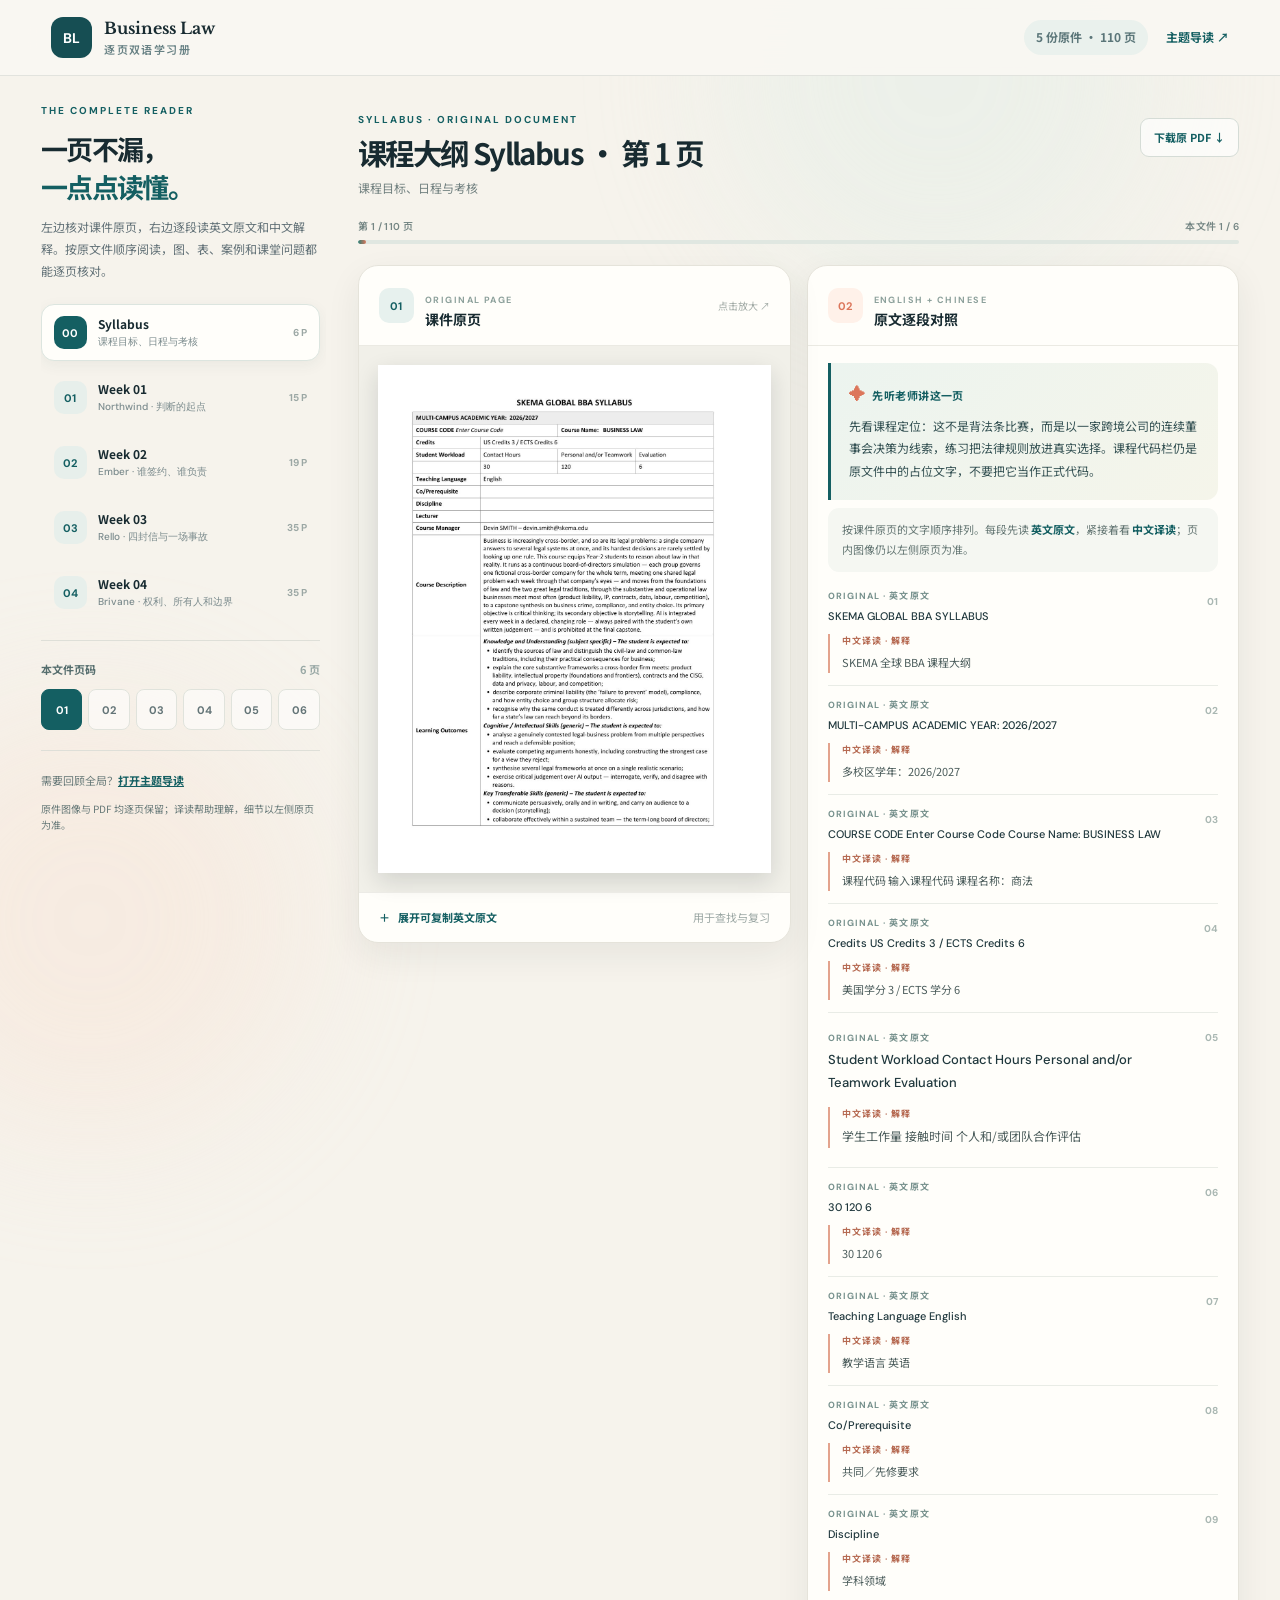
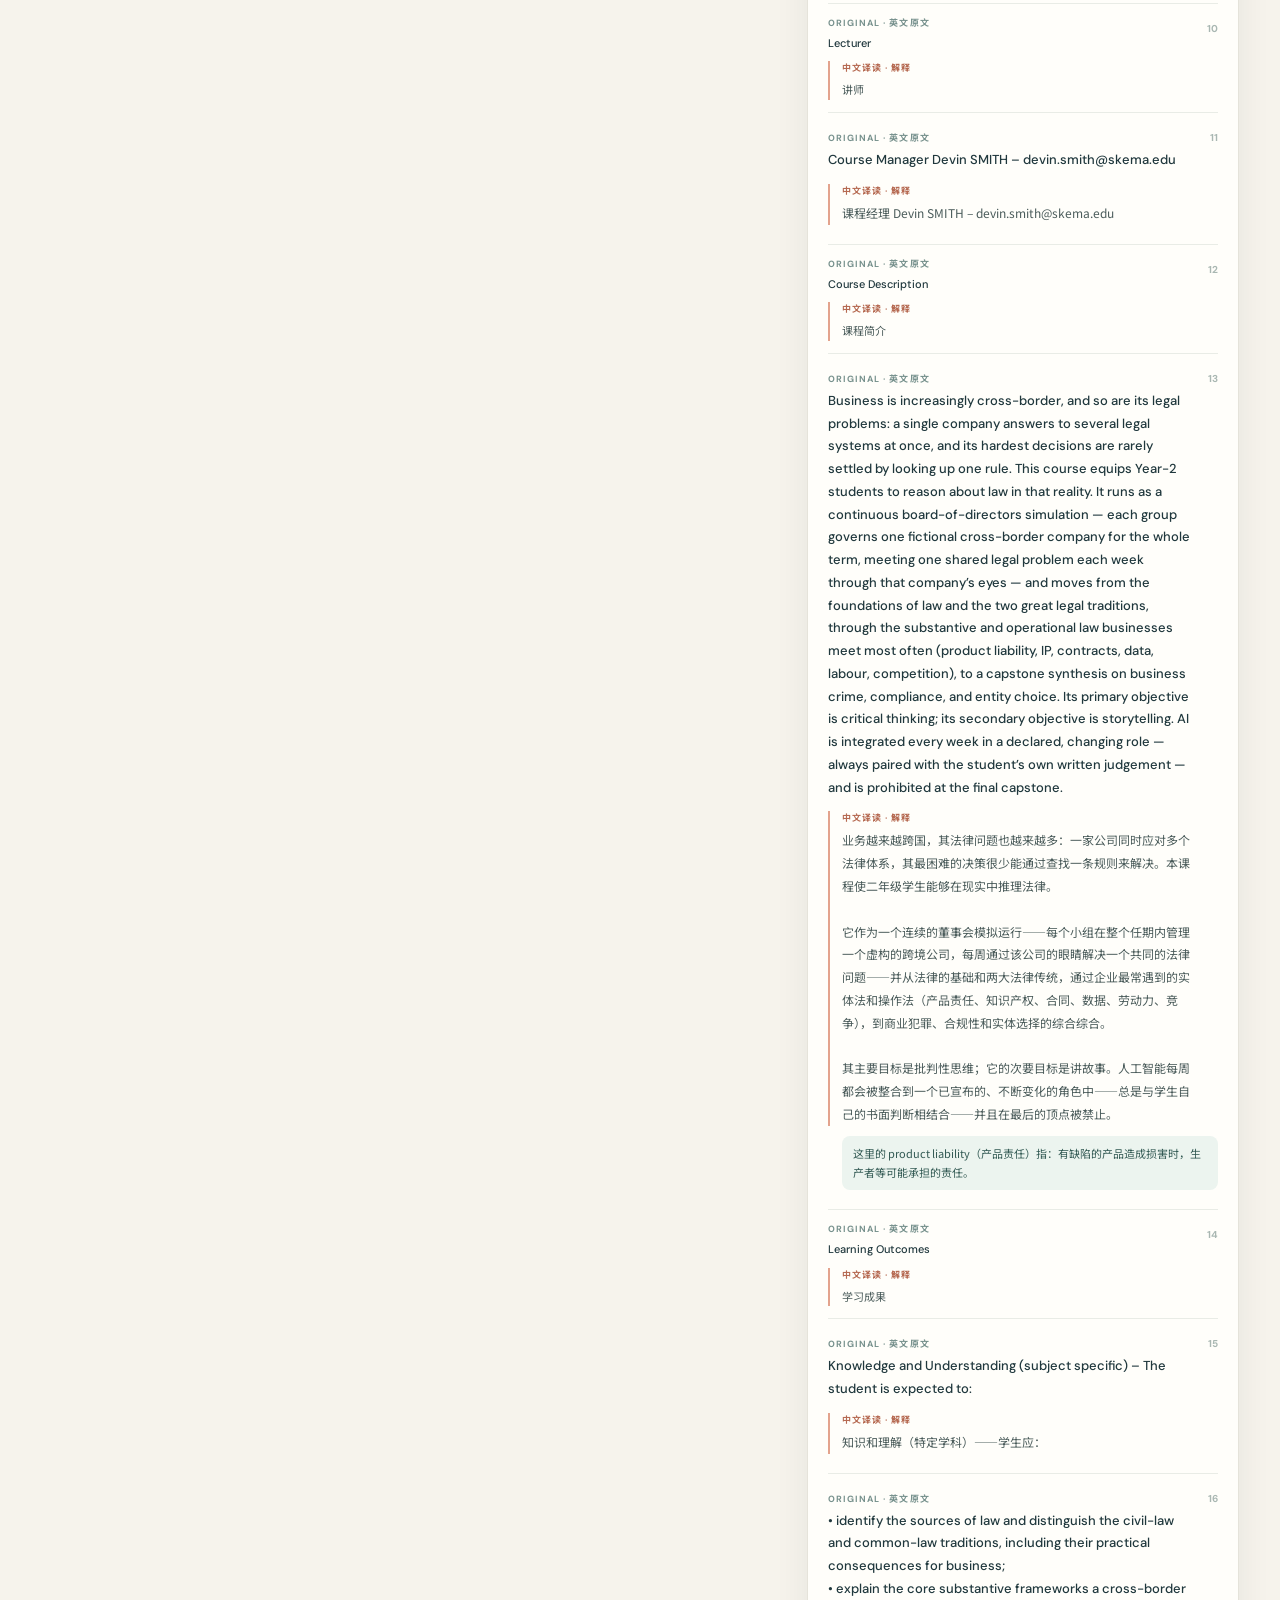
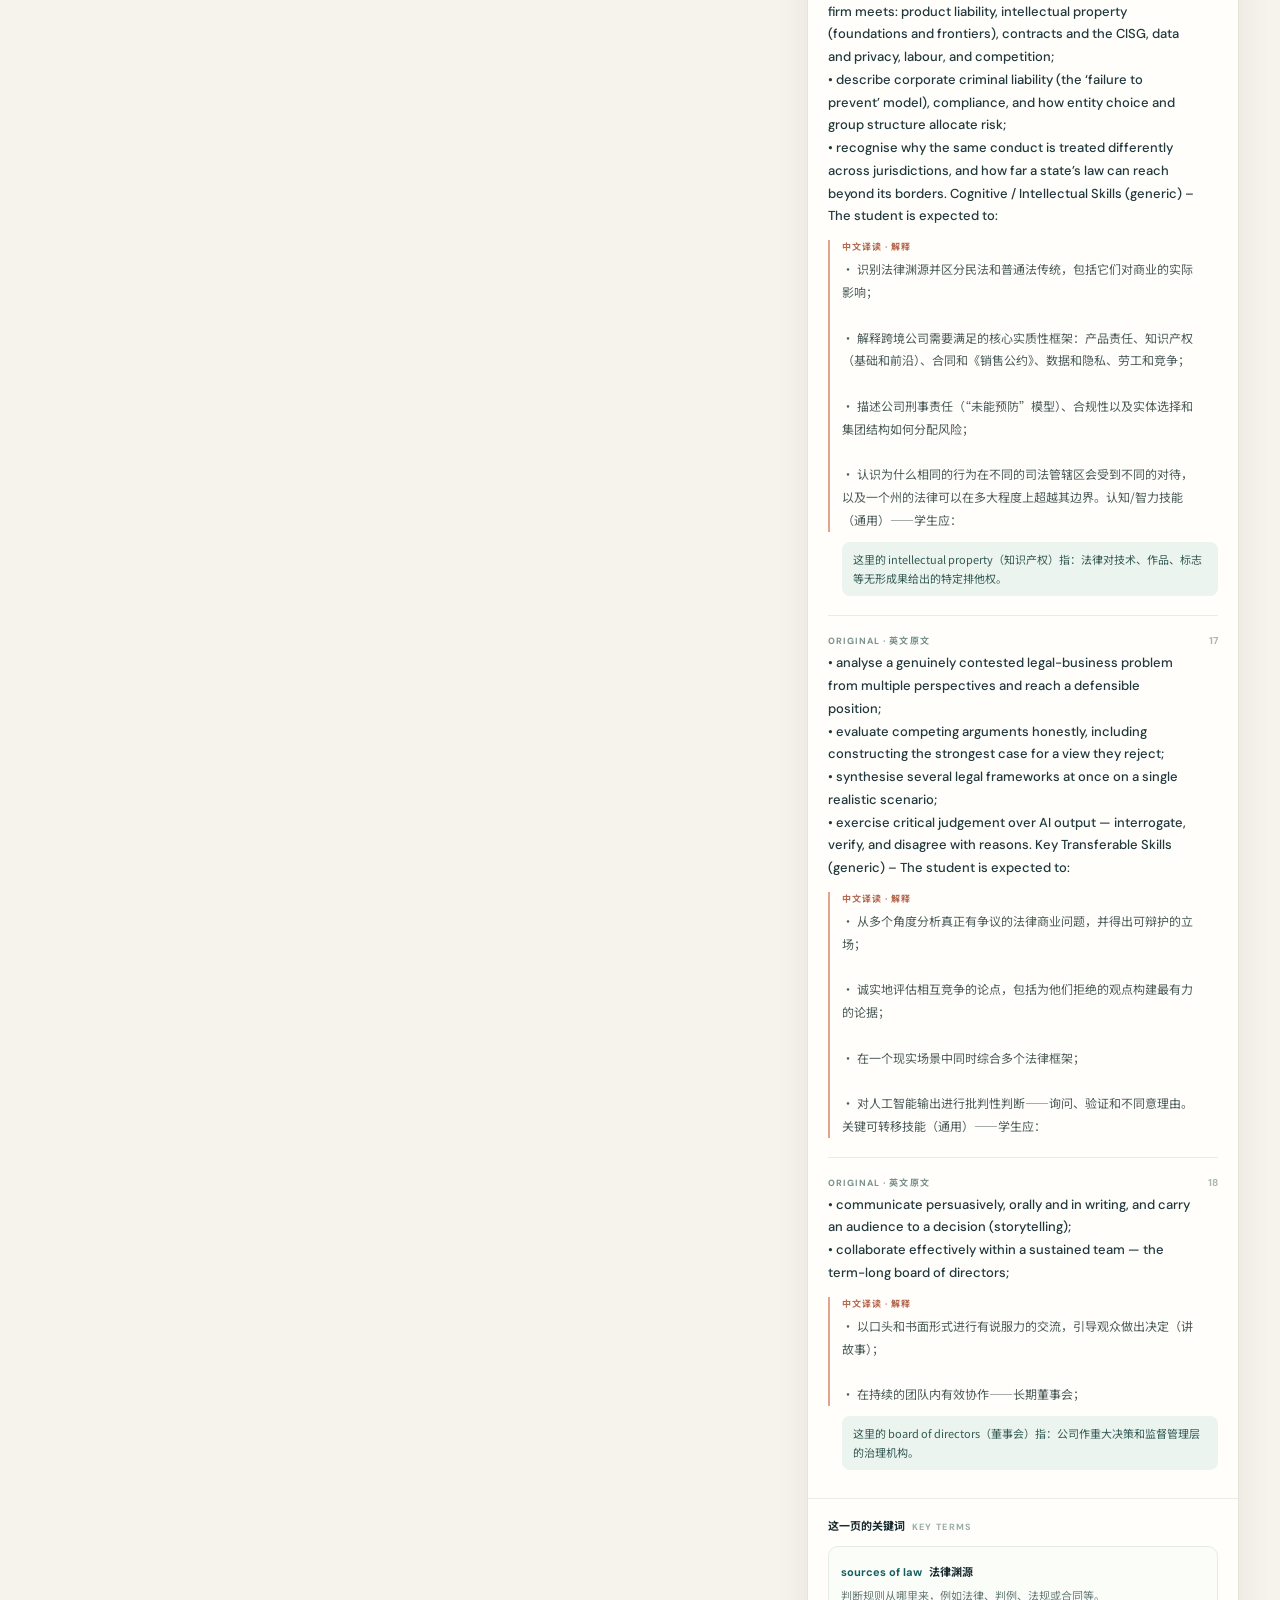
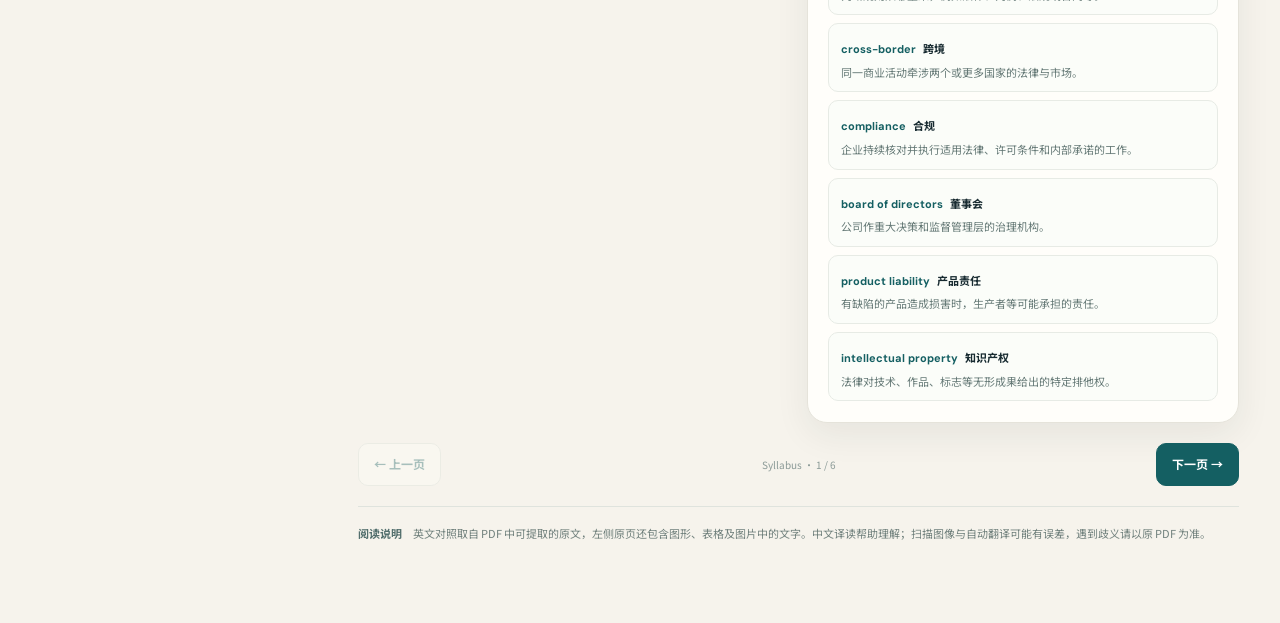
<file: index.html>
<!doctype html>
<html lang="zh-CN">
<head>
  <meta charset="utf-8">
  <meta name="viewport" content="width=device-width,initial-scale=1">
  <meta name="theme-color" content="#f6f3ec">
  <meta name="description" content="Business Law 逐页双语学习册：110页原始课件、逐页中文译读、教授讲解与法律词汇。">
  <title>Business Law · 逐页双语学习册</title>
  <link rel="preconnect" href="https://fonts.googleapis.com">
  <link rel="preconnect" href="https://fonts.gstatic.com" crossorigin>
  <link href="https://fonts.googleapis.com/css2?family=DM+Sans:wght@400;500;600;700&family=Libre+Baskerville:wght@400;700&family=Noto+Sans+SC:wght@400;500;600;700&display=swap" rel="stylesheet">
  <link rel="icon" href="favicon.svg" type="image/svg+xml">
  <link rel="stylesheet" href="reader.css?v=2">
  <script src="reader.js?v=2" defer></script>
</head>
<body>
  <a class="skip" href="#study">跳到本页内容</a>
  <div class="ambient ambient-one"></div><div class="ambient ambient-two"></div>
  <header class="topbar">
    <a class="brand" href="./"><span class="brand-mark">BL</span><span>Business Law <small>逐页双语学习册</small></span></a>
    <div class="top-actions">
      <span class="total-badge">5 份原件 · 110 页</span>
      <a class="overview-link" href="overview.html">主题导读 <span aria-hidden="true">↗</span></a>
    </div>
  </header>
  <main class="shell">
    <aside class="sidebar" aria-label="文件与页码">
      <div class="sidebar-top">
        <div class="eyebrow">THE COMPLETE READER</div>
        <h1>一页不漏，<br><em>一点点读懂。</em></h1>
        <p>左边核对课件原页，右边逐段读英文原文和中文解释。按原文件顺序阅读，图、表、案例和课堂问题都能逐页核对。</p>
      </div>
      <div class="doc-list" id="docList" role="navigation" aria-label="选择文件"></div>
      <div class="sidebar-divider"></div>
      <div class="page-heading"><span>本文件页码</span><span id="pageCount"></span></div>
      <div class="page-grid" id="pageGrid" aria-label="选择页码"></div>
      <div class="sidebar-foot">
        <p>需要回顾全局？<a href="overview.html">打开主题导读</a></p>
        <p class="small">原件图像与 PDF 均逐页保留；译读帮助理解，细节以左侧原页为准。</p>
      </div>
    </aside>
    <section class="workspace" id="study">
      <div class="study-header">
        <div>
          <div class="eyebrow" id="sectionEyebrow">LOADING THE READER</div>
          <h2 id="pageTitle">正在打开学习册…</h2>
          <p id="pageSummary" class="page-summary">正在整理原页与中文译读。</p>
          <a class="jump-pairs" href="#translationTitle">跳到英文＋中文对照 ↓</a>
        </div>
        <a id="downloadPdf" class="download" href="#" download>下载原 PDF <span aria-hidden="true">↓</span></a>
      </div>
      <div class="progress-wrap"><div class="progress-label"><span id="globalProgress">第 1 / 110 页</span><span id="documentProgress">本文件 1 / 6</span></div><div class="progress-track"><span id="progressFill"></span></div></div>
      <div class="content-grid">
        <article class="original-panel" aria-labelledby="originalTitle">
          <div class="panel-heading"><span class="panel-icon">01</span><div><span class="kicker">ORIGINAL PAGE</span><h3 id="originalTitle">课件原页</h3></div><span class="panel-hint">点击放大 ↗</span></div>
          <button id="imageButton" class="page-image-button" type="button" aria-label="放大课件原页"><img id="pageImage" src="" alt="课件原页图像"></button>
          <details class="english-details"><summary>展开可复制英文原文 <span>用于查找与复习</span></summary><div id="englishText" class="english-text"></div></details>
        </article>
        <article class="translation-panel" aria-labelledby="translationTitle">
          <div class="panel-heading"><span class="panel-icon coral">02</span><div><span class="kicker">ENGLISH + CHINESE</span><h3 id="translationTitle">原文逐段对照</h3></div></div>
          <div class="professor-card"><div class="professor-label"><span>✦</span> 先听老师讲这一页</div><p id="professorNote"></p></div>
          <div class="pair-intro">按课件原页的文字顺序排列。每段先读 <strong>英文原文</strong>，紧接着看 <strong>中文译读</strong>；页内图像仍以左侧原页为准。</div>
          <div id="segmentList" class="segment-list"></div>
          <div class="term-section" id="termSection"><div class="term-heading">这一页的关键词 <span>KEY TERMS</span></div><div class="term-list" id="termList"></div></div>
        </article>
      </div>
      <div class="nav-bottom"><button class="nav-button" id="prevPage" type="button"><span aria-hidden="true">←</span> 上一页</button><span class="nav-center" id="navCenter">按原文件顺序阅读</span><button class="nav-button next" id="nextPage" type="button">下一页 <span aria-hidden="true">→</span></button></div>
      <div class="accuracy-note"><strong>阅读说明</strong>　英文对照取自 PDF 中可提取的原文，左侧原页还包含图形、表格及图片中的文字。中文译读帮助理解；扫描图像与自动翻译可能有误差，遇到歧义请以原 PDF 为准。</div>
    </section>
  </main>
  <div class="lightbox" id="lightbox" role="dialog" aria-modal="true" aria-label="原页放大图" hidden><button id="closeLightbox" class="lightbox-close" type="button" aria-label="关闭放大图">×</button><img id="lightboxImage" src="" alt="放大的课件原页"></div>
</body>
</html>
</file>
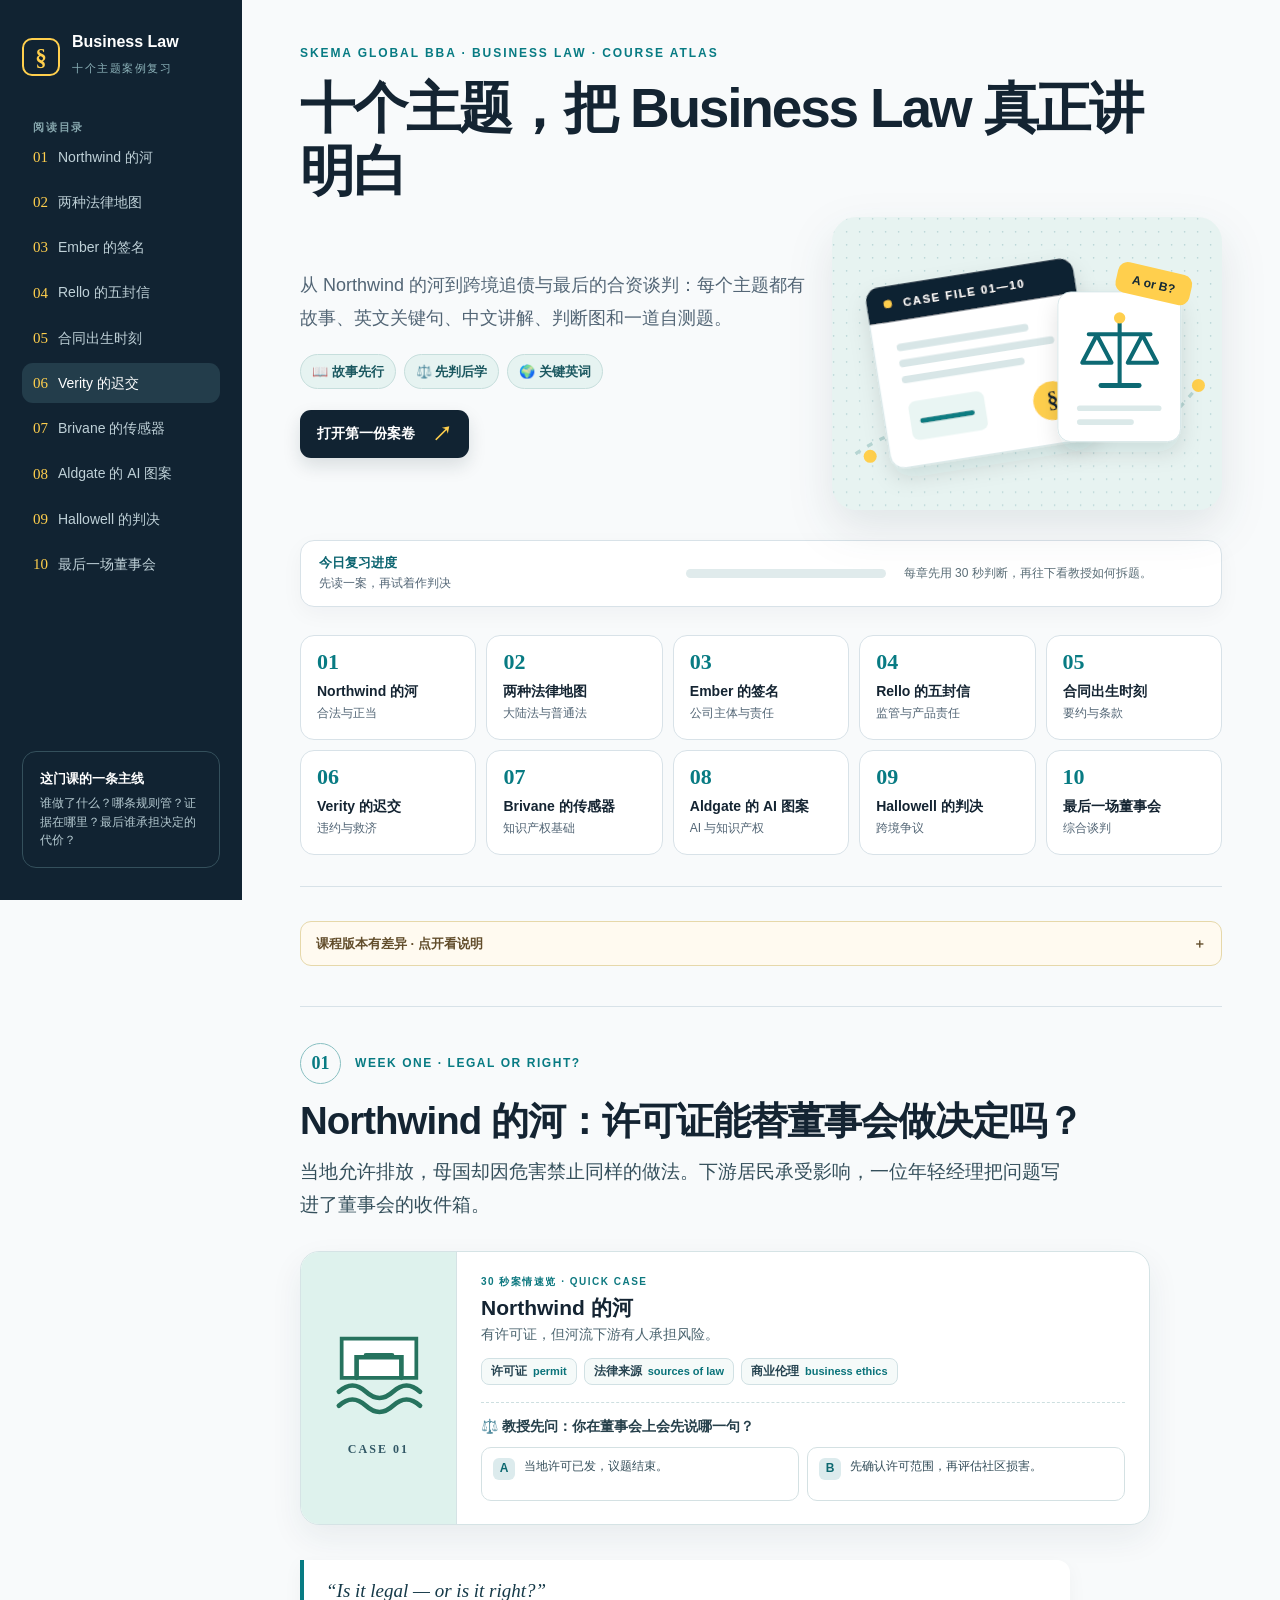
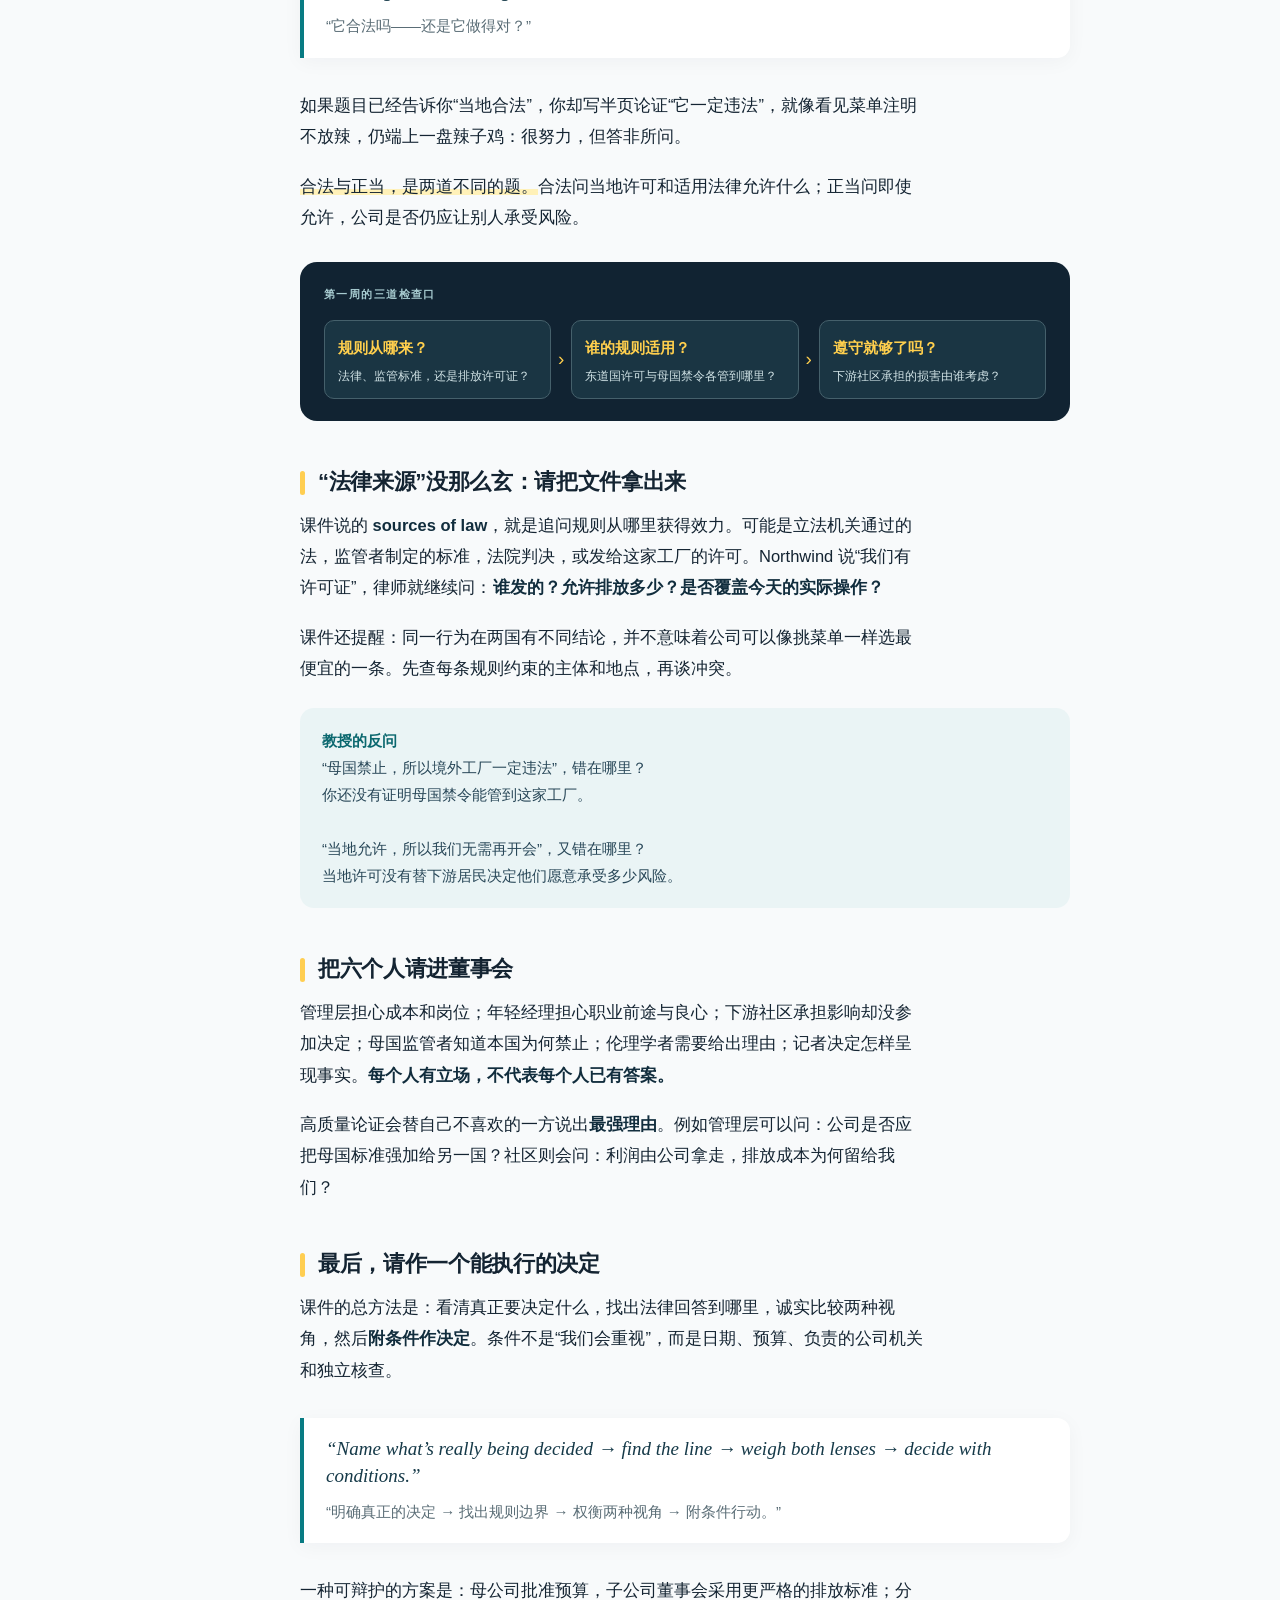
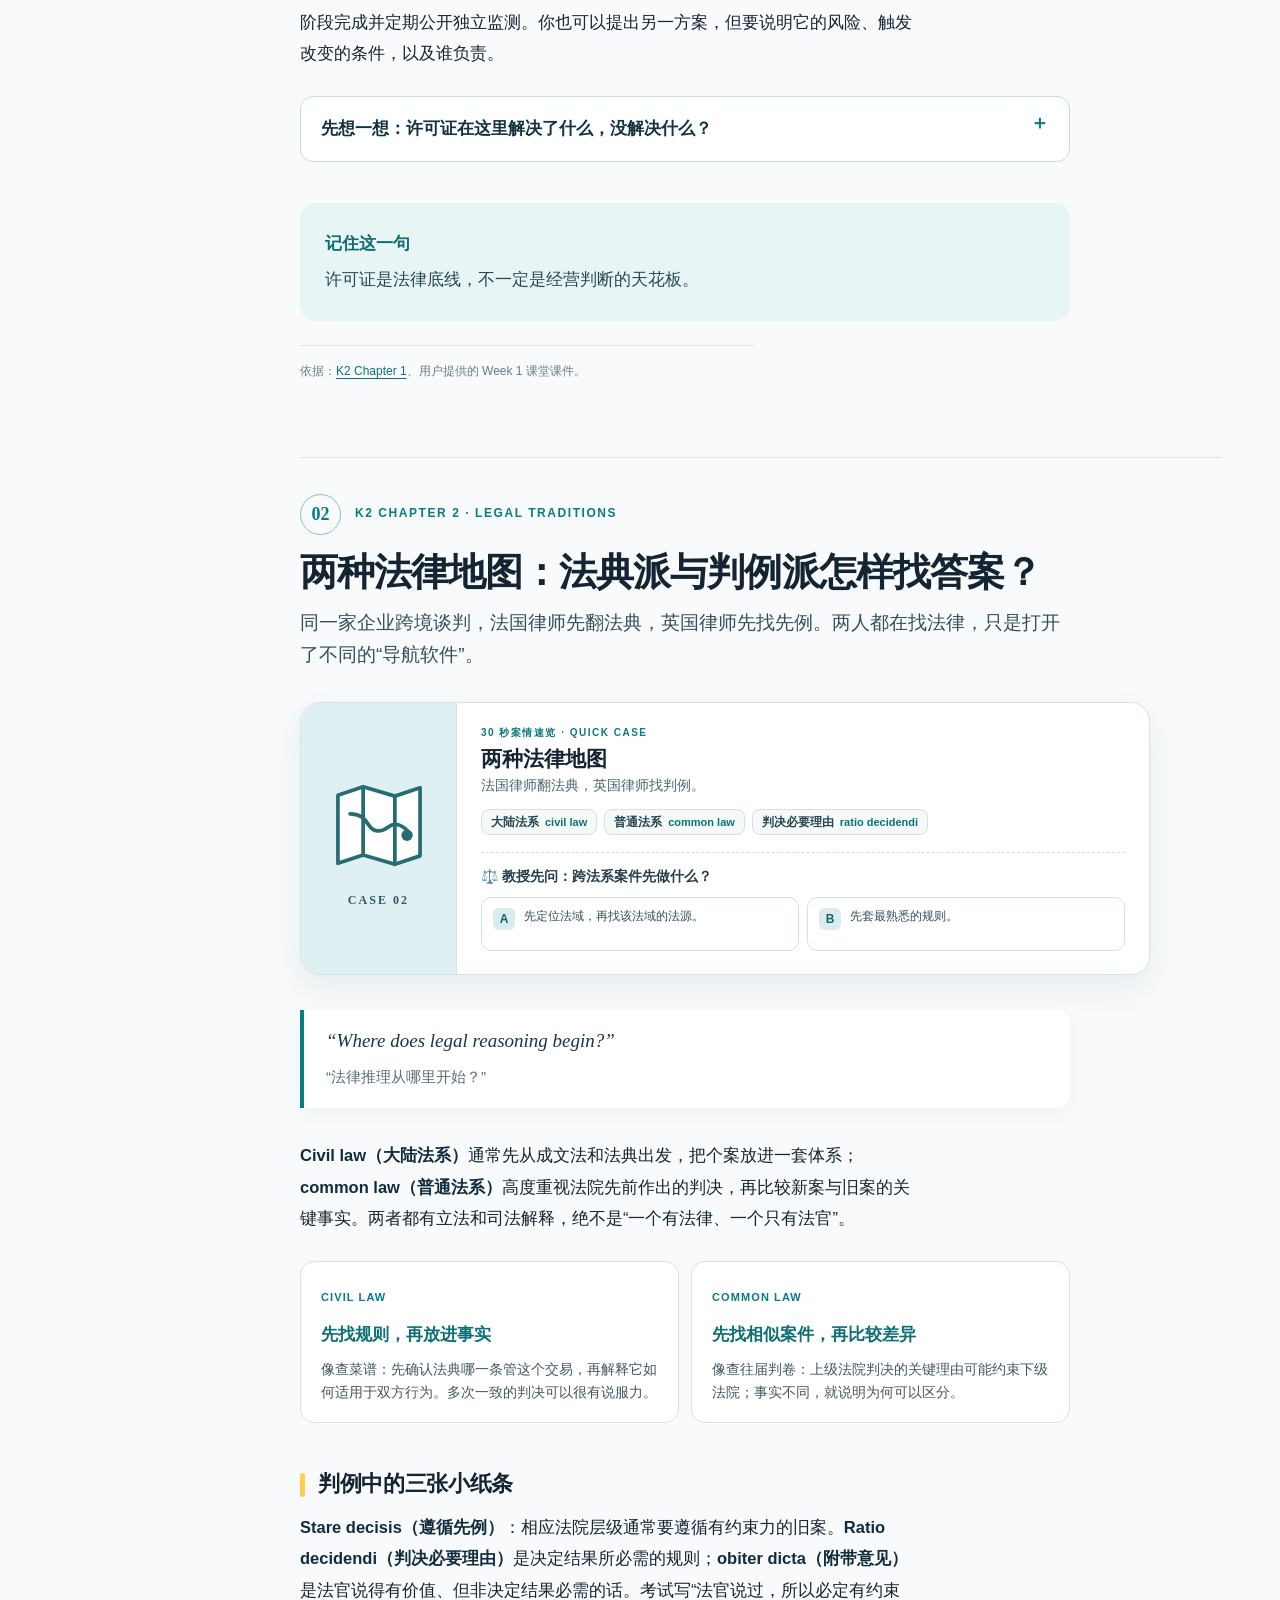
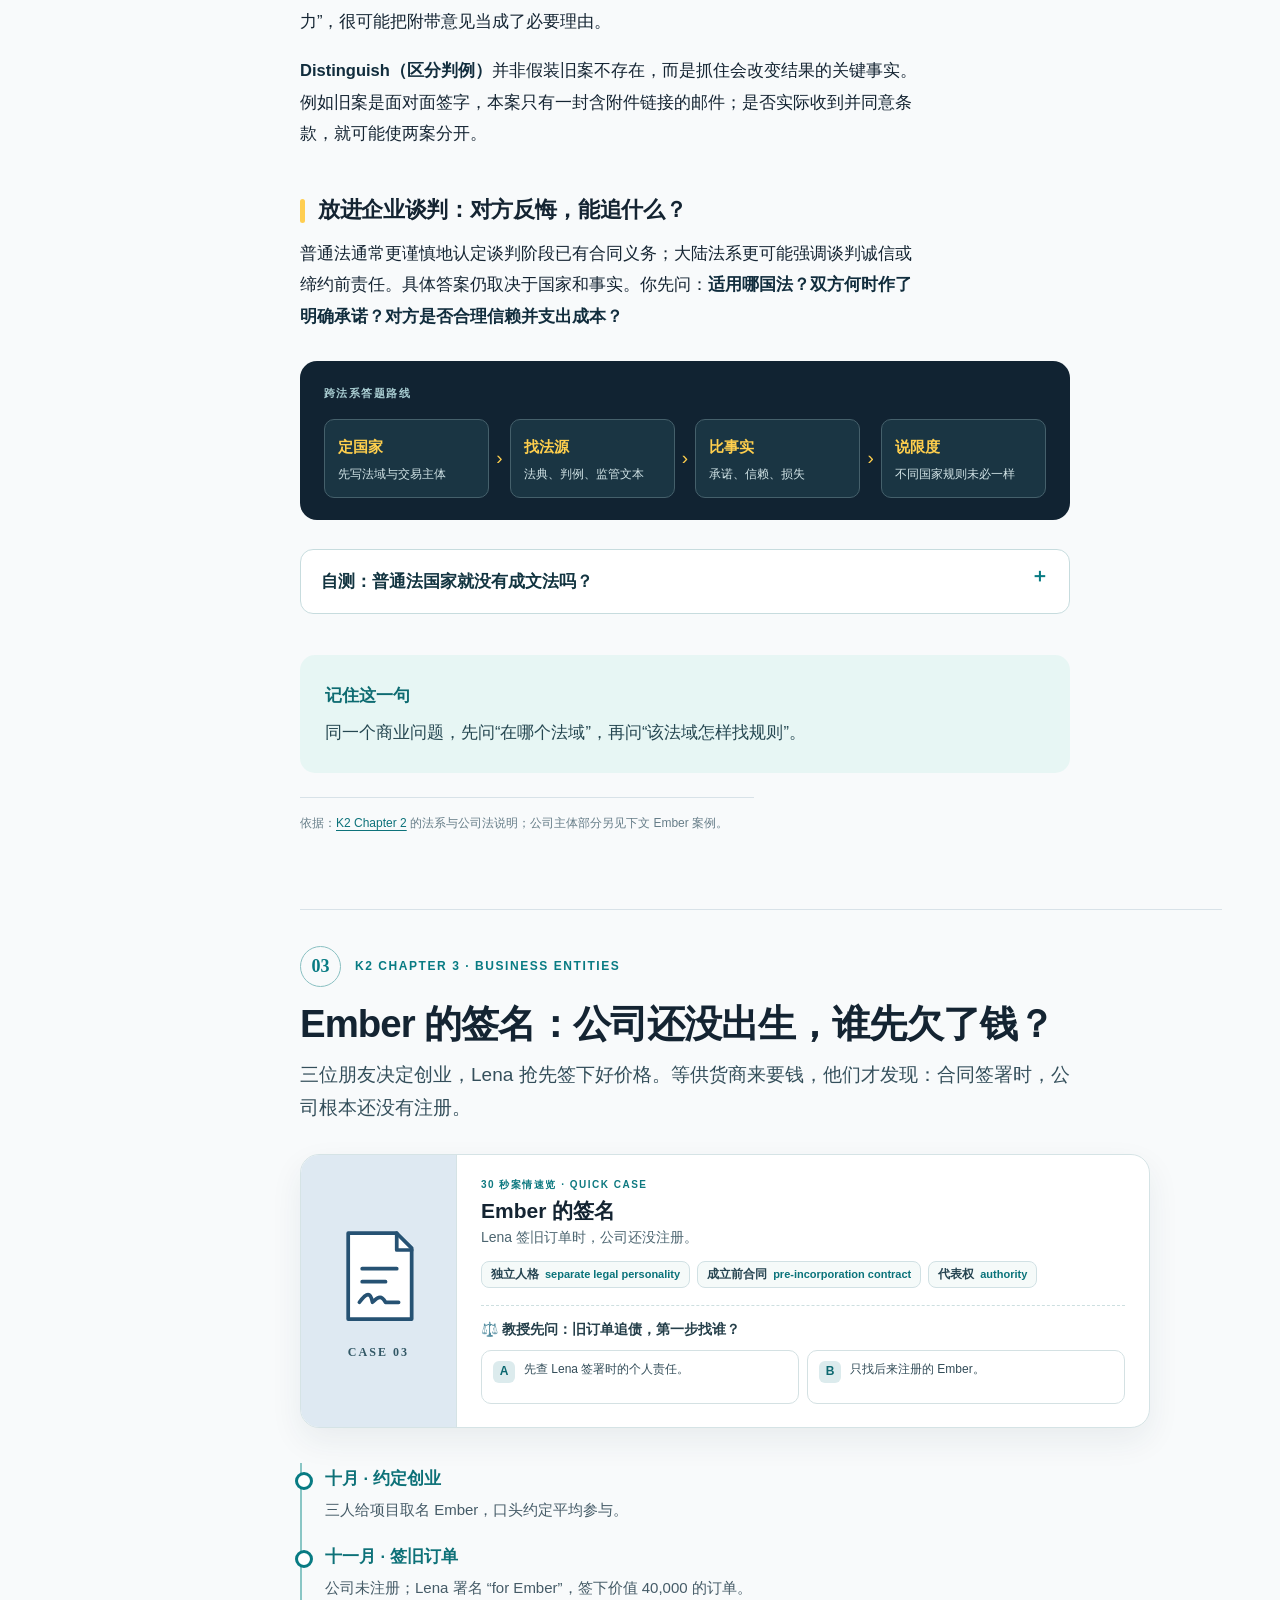
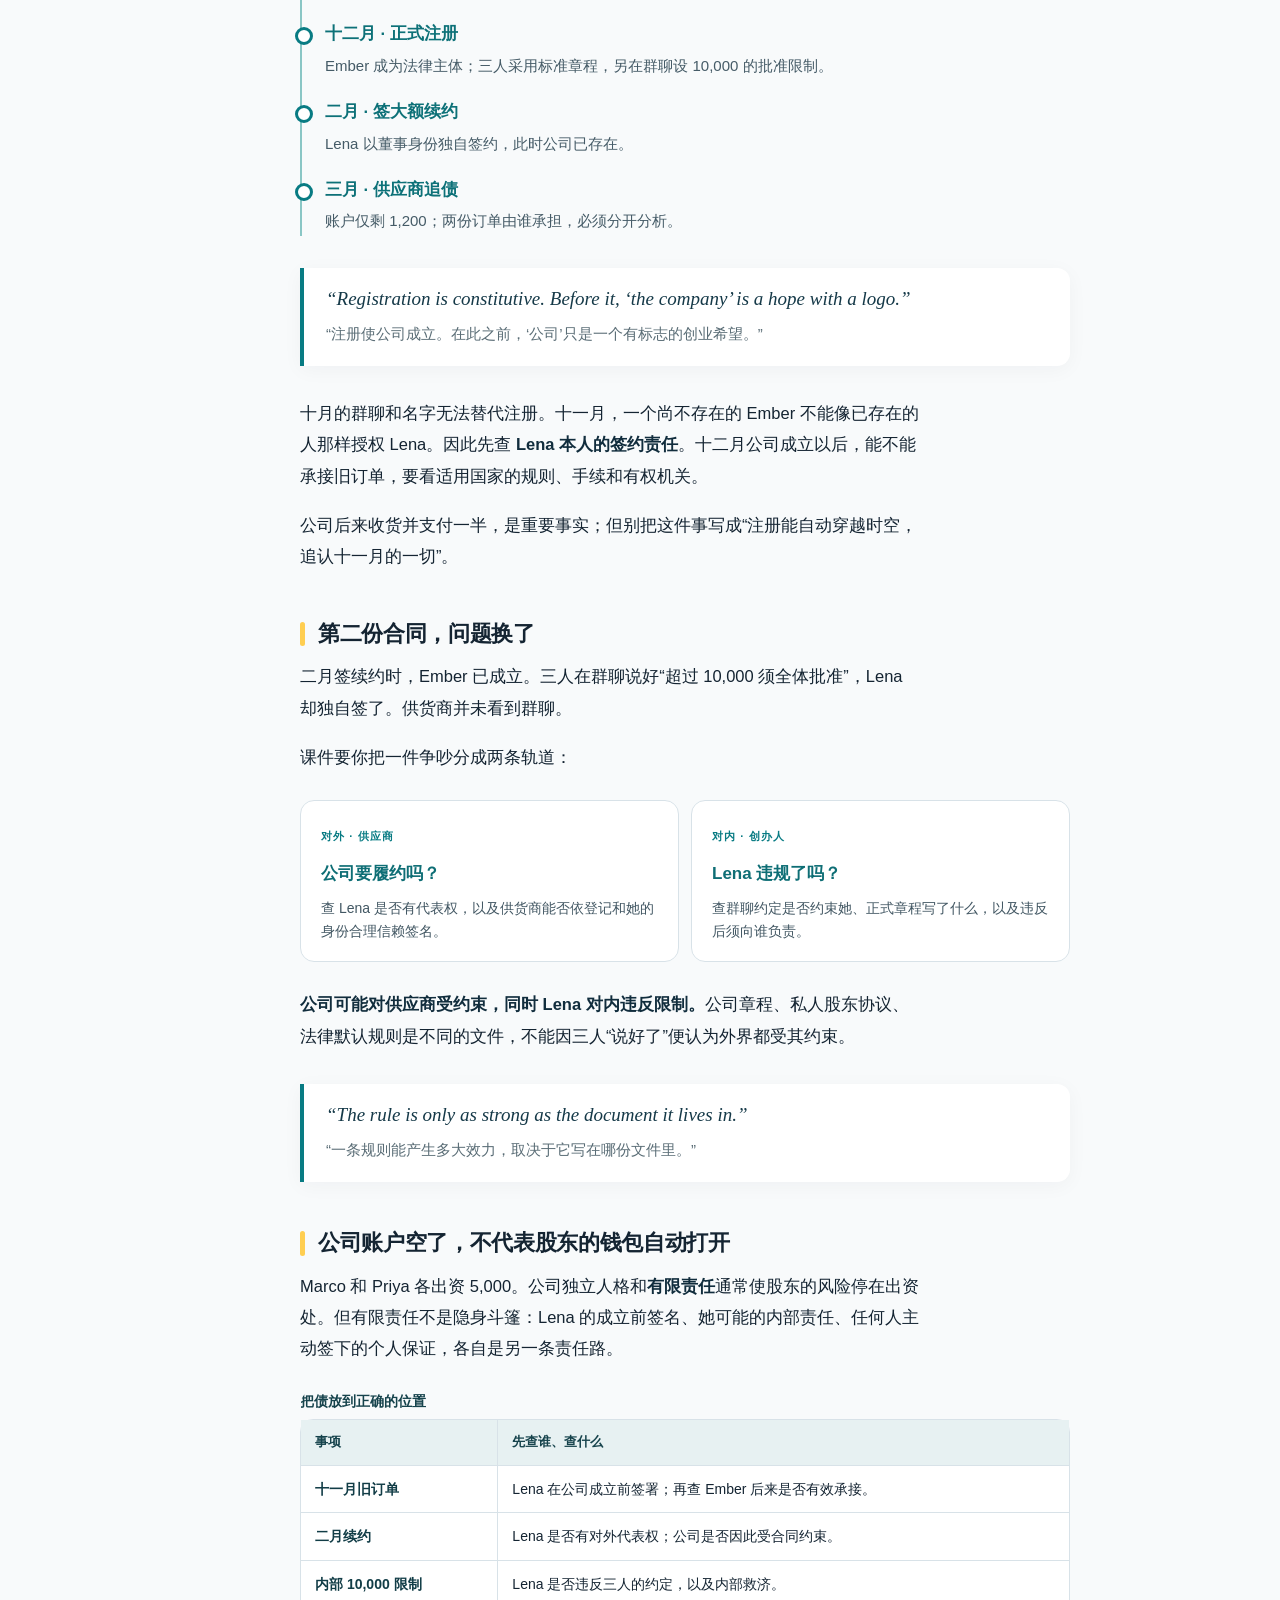
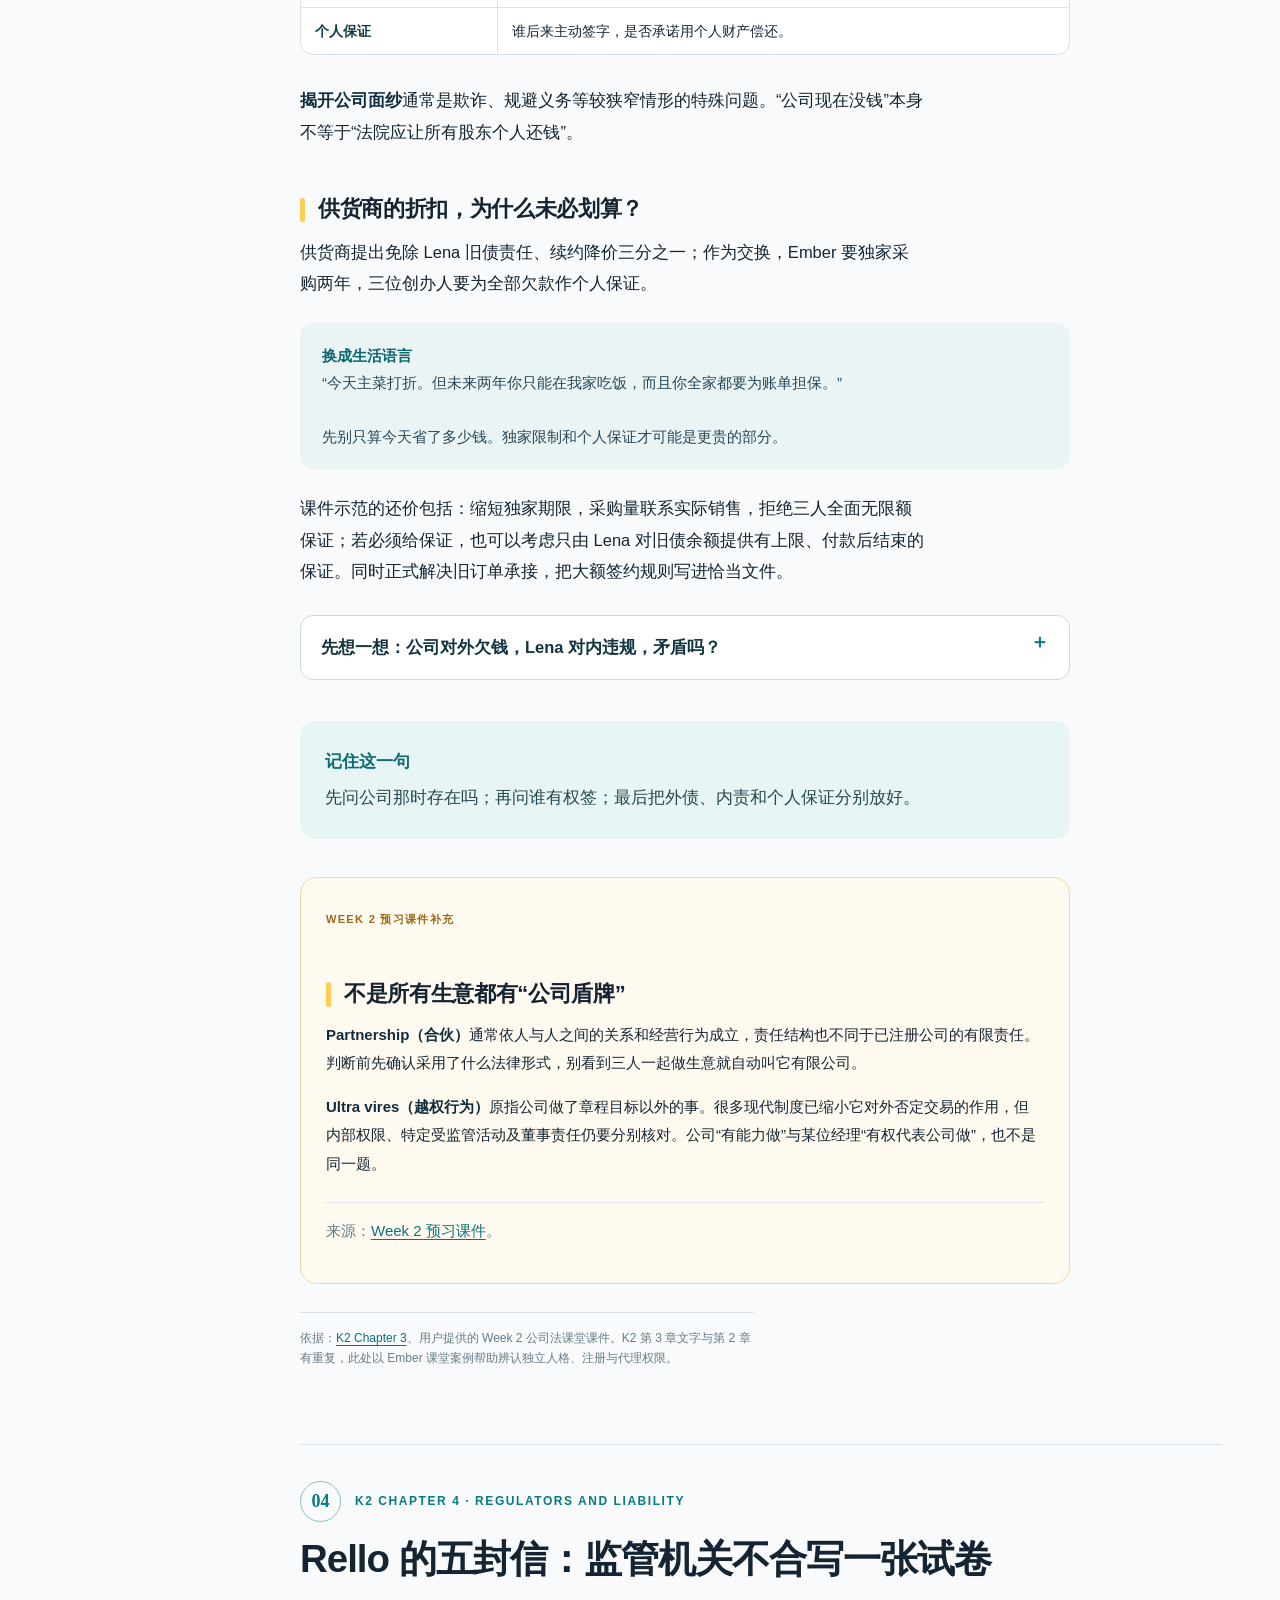
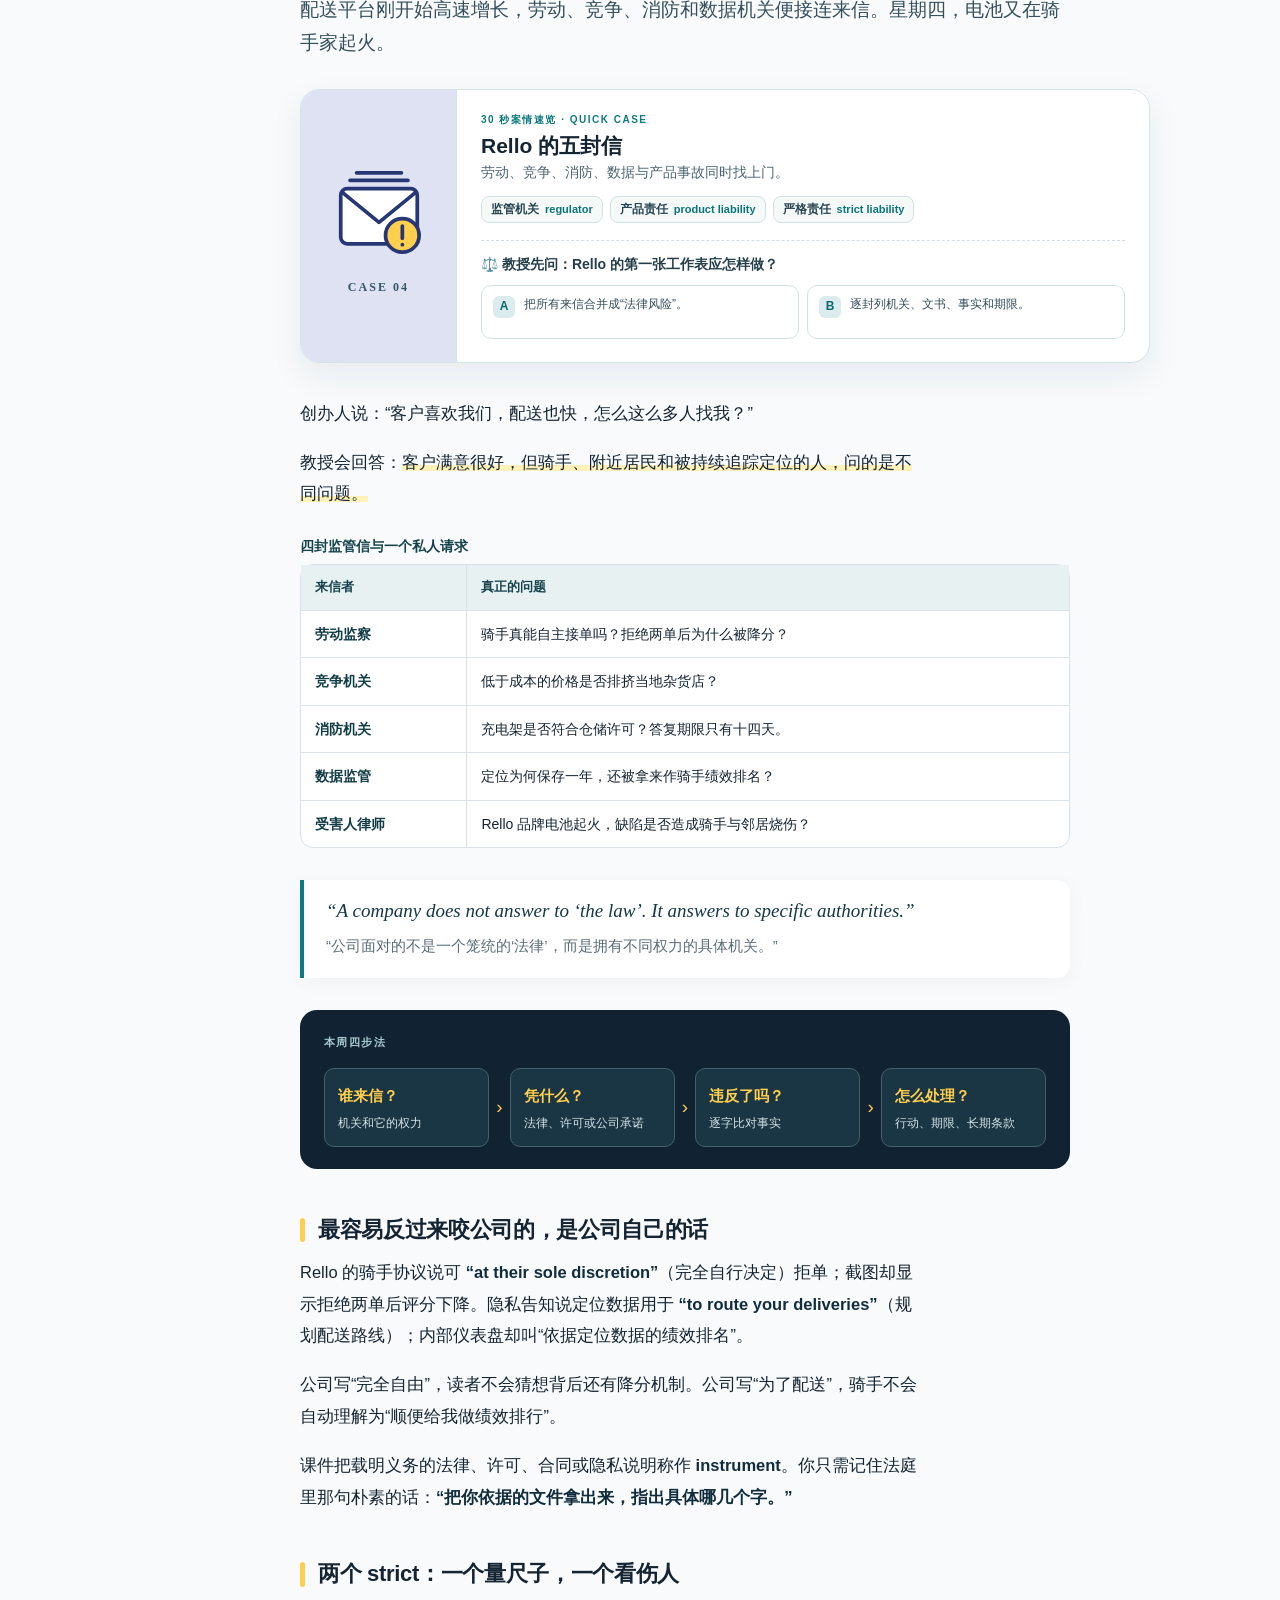
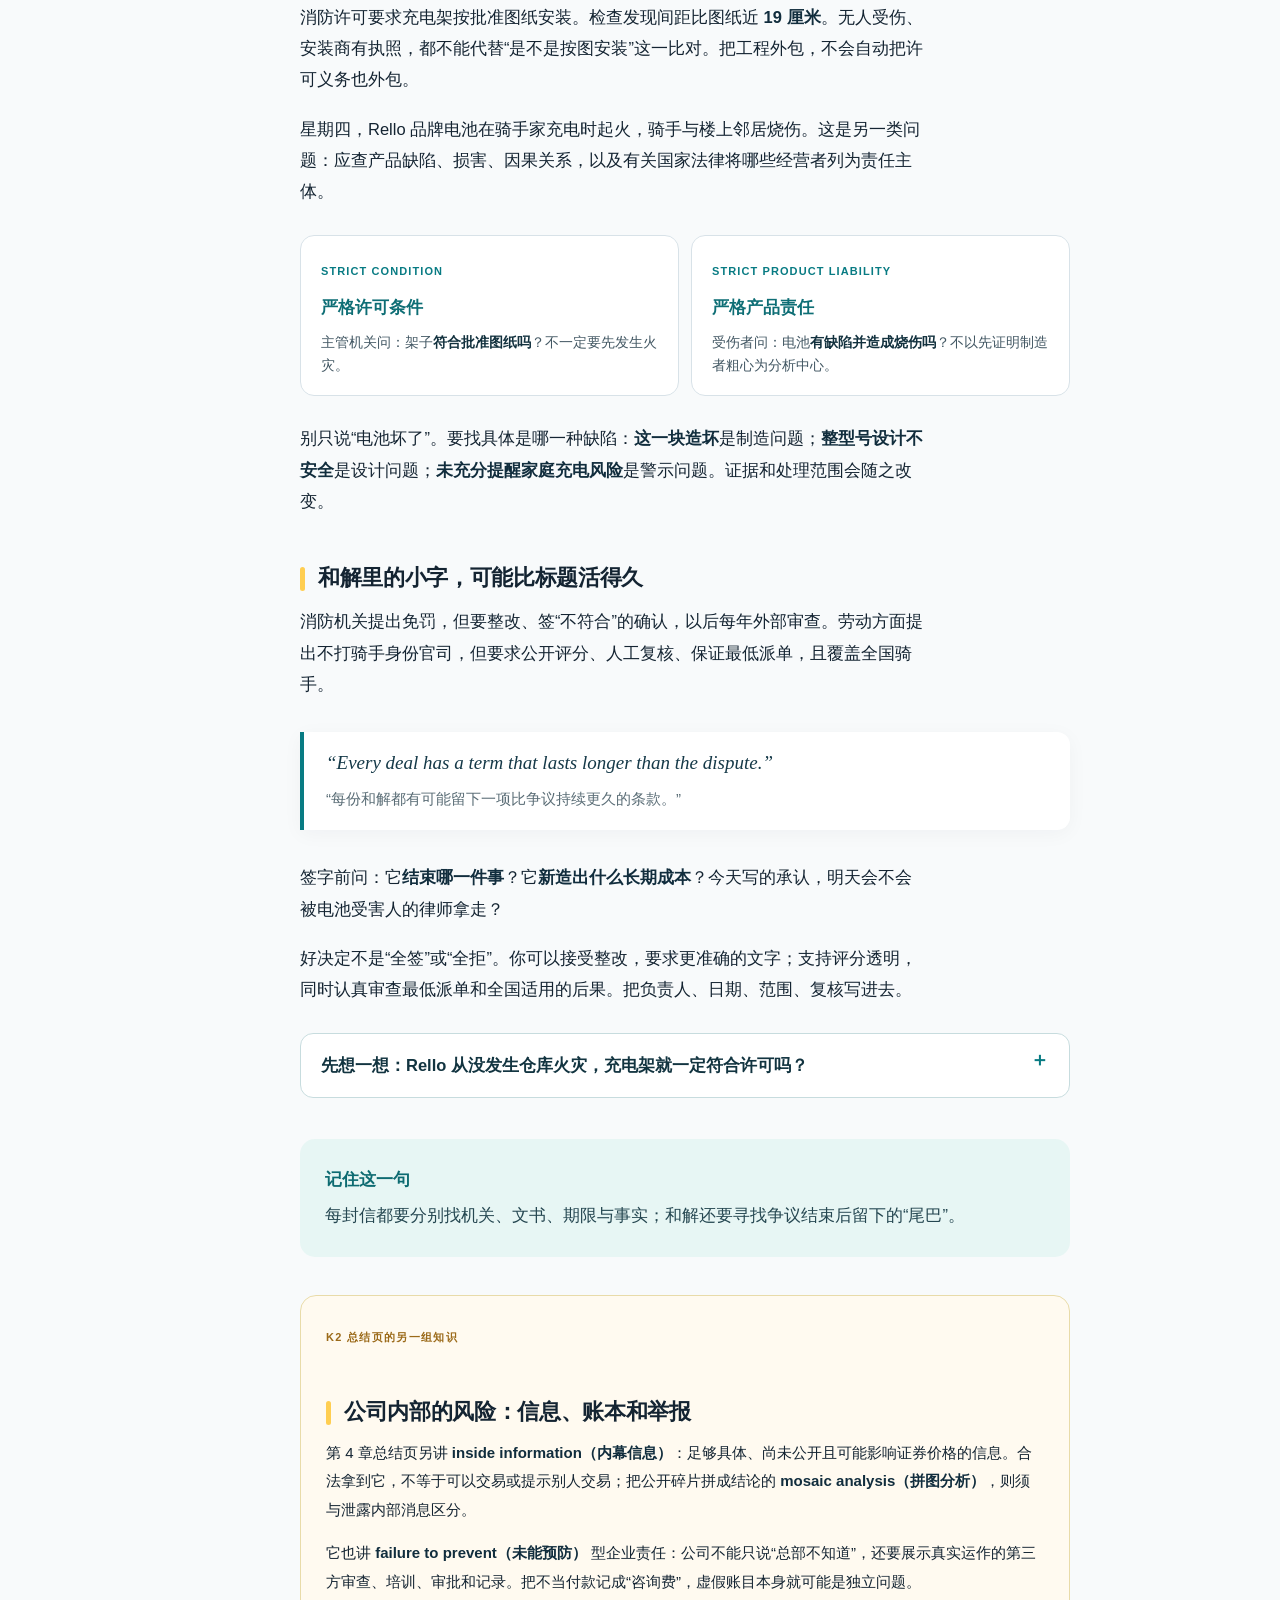
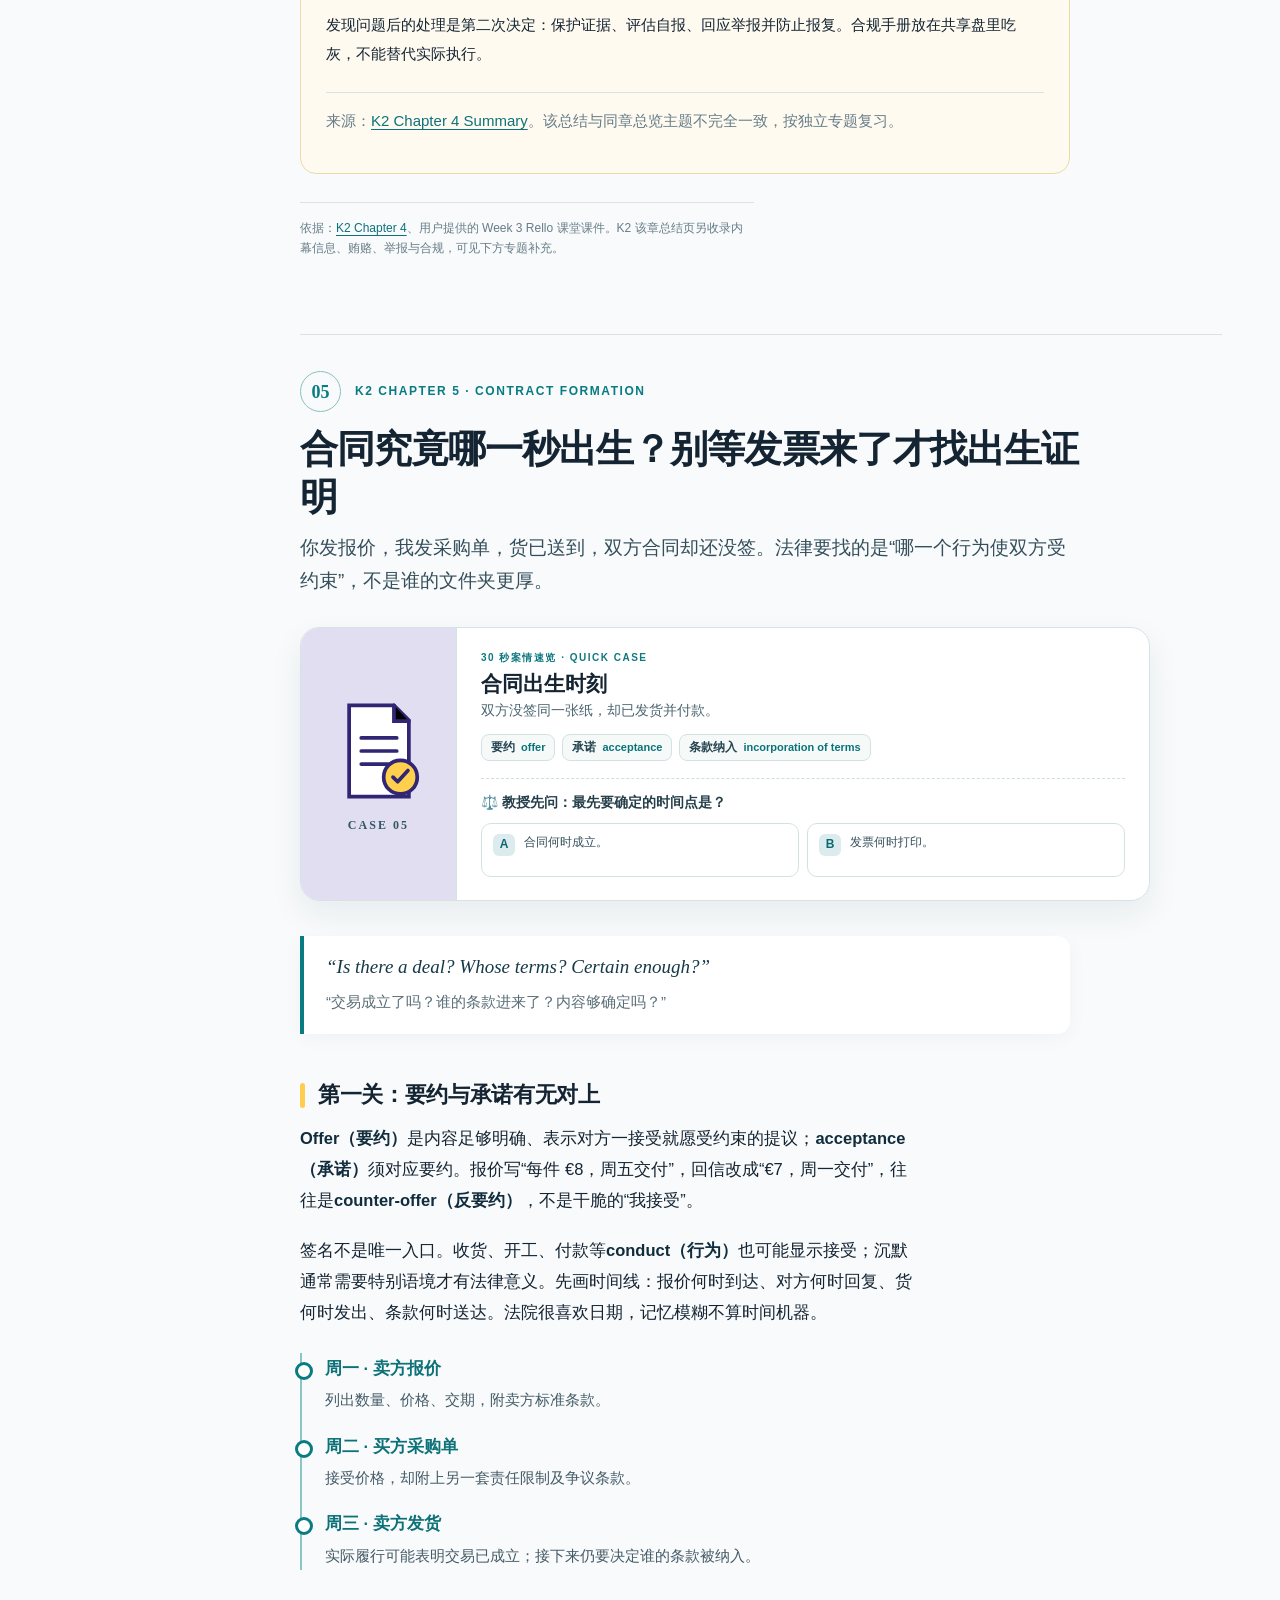
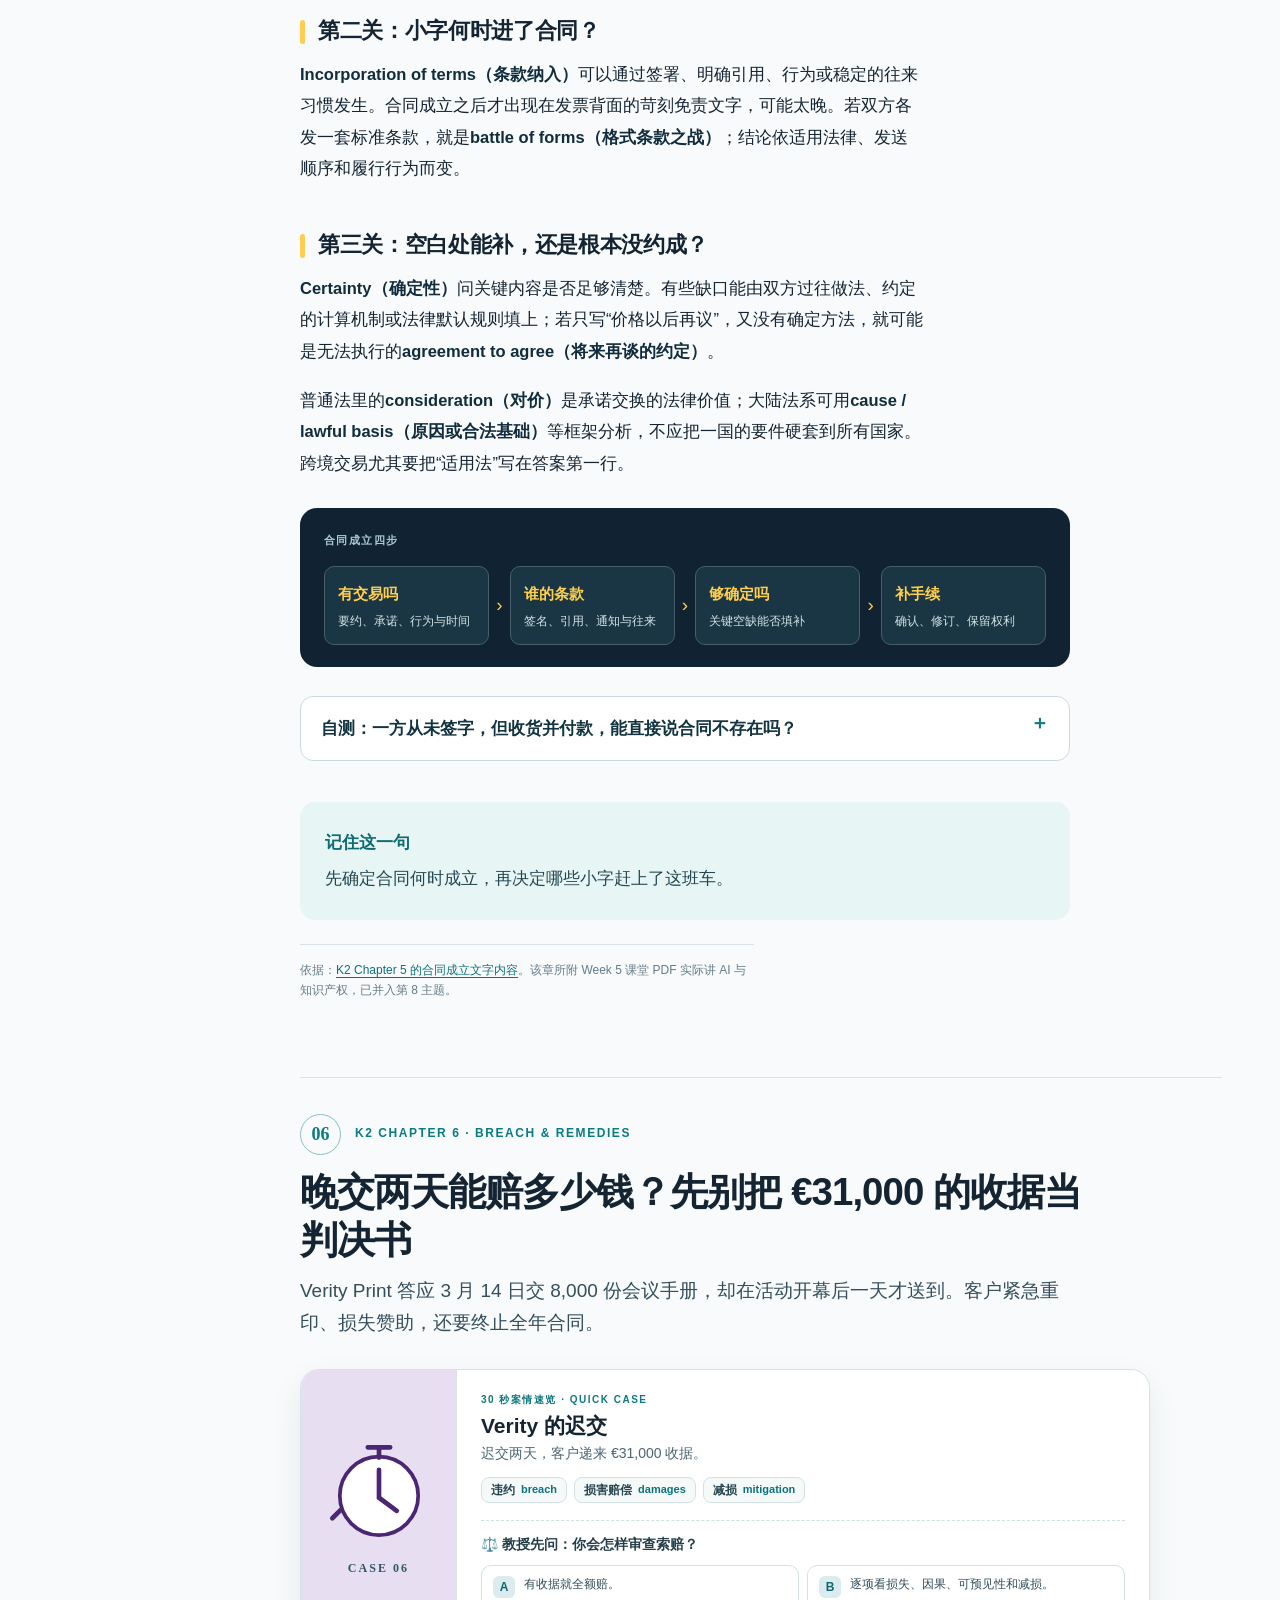
<file: overview.html>
<!doctype html>
<html lang="zh-CN">
<head>
  <meta charset="utf-8">
  <meta name="viewport" content="width=device-width,initial-scale=1">
  <meta name="theme-color" content="#112332">
  <meta name="description" content="Business Law 十个主题中英对照案例复习：法律体系、公司、监管、合同、知识产权、AI 与跨境争议。">
  <title>Business Law · 十个主题案例复习</title>
  <link rel="icon" type="image/svg+xml" href="data:image/svg+xml,%3Csvg xmlns='http://www.w3.org/2000/svg' viewBox='0 0 64 64'%3E%3Crect width='64' height='64' rx='15' fill='%23112332'/%3E%3Cpath d='M14 21h36M32 16v31M22 47h20M20 24l-8 15h16l-8-15zm24 0-8 15h16l-8-15z' fill='none' stroke='%23ffcf4d' stroke-width='3' stroke-linejoin='round'/%3E%3C/svg%3E">
  <link rel="stylesheet" href="./style.css?v=2">
  <script defer src="./app.js?v=2"></script>
</head>
<body>
  <div class="progress" aria-hidden="true"><span></span></div>
  <div class="shell">
    <aside class="sidebar" aria-label="章节导航">
      <a class="brand" href="#top"><span class="mark" aria-hidden="true">§</span><span><strong>Business Law</strong><small>十个主题案例复习</small></span></a>
      <div><div class="side-label">阅读目录</div><nav class="side-nav"><a href="#chapter1"><span class="num">01</span> Northwind 的河</a><a href="#chapter2"><span class="num">02</span> 两种法律地图</a><a href="#chapter3"><span class="num">03</span> Ember 的签名</a><a href="#chapter4"><span class="num">04</span> Rello 的五封信</a><a href="#chapter5"><span class="num">05</span> 合同出生时刻</a><a href="#chapter6"><span class="num">06</span> Verity 的迟交</a><a href="#chapter7"><span class="num">07</span> Brivane 的传感器</a><a href="#chapter8"><span class="num">08</span> Aldgate 的 AI 图案</a><a href="#chapter9"><span class="num">09</span> Hallowell 的判决</a><a href="#chapter10"><span class="num">10</span> 最后一场董事会</a></nav></div>
      <div class="side-bottom"><strong>这门课的一条主线</strong>谁做了什么？哪条规则管？证据在哪里？最后谁承担决定的代价？</div>
    </aside>
    <nav class="mobile-nav" aria-label="移动主题导航"><a href="#chapter1">01 · Northwind 的河</a><a href="#chapter2">02 · 两种法律地图</a><a href="#chapter3">03 · Ember 的签名</a><a href="#chapter4">04 · Rello 的五封信</a><a href="#chapter5">05 · 合同出生时刻</a><a href="#chapter6">06 · Verity 的迟交</a><a href="#chapter7">07 · Brivane 的传感器</a><a href="#chapter8">08 · Aldgate 的 AI 图案</a><a href="#chapter9">09 · Hallowell 的判决</a><a href="#chapter10">10 · 最后一场董事会</a></nav>
    <main class="content" id="top">
      <header class="opening"><div class="kicker">SKEMA GLOBAL BBA · BUSINESS LAW · COURSE ATLAS</div>
        <h1>十个主题，把 Business Law 真正讲明白</h1>
        <div class="hero-grid"><div><p>从 Northwind 的河到跨境追债与最后的合资谈判：每个主题都有故事、英文关键句、中文讲解、判断图和一道自测题。</p><div class="study-promise"><span>📖 故事先行</span><span>⚖️ 先判后学</span><span>🌍 关键英词</span></div><a class="start-link" href="#chapter1">打开第一份案卷 <span aria-hidden="true">↗</span></a></div><img class="hero-art" src="./assets/hero-law-map.svg" alt="十份案例围绕法律天平、证据和跨境路线展开的插画" width="480" height="360"></div>
        <div class="study-bar"><div><b>今日复习进度</b><span id="case-count" aria-live="polite">先读一案，再试着作判决</span></div><div class="study-meter" aria-hidden="true"><span id="case-meter"></span></div><span class="study-bar-note">每章先用 30 秒判断，再往下看教授如何拆题。</span></div>
        <div class="reading-map" aria-label="学习主题速览"><a href="#chapter1"><b>01</b><span>Northwind 的河</span><small>合法与正当</small></a><a href="#chapter2"><b>02</b><span>两种法律地图</span><small>大陆法与普通法</small></a><a href="#chapter3"><b>03</b><span>Ember 的签名</span><small>公司主体与责任</small></a><a href="#chapter4"><b>04</b><span>Rello 的五封信</span><small>监管与产品责任</small></a><a href="#chapter5"><b>05</b><span>合同出生时刻</span><small>要约与条款</small></a><a href="#chapter6"><b>06</b><span>Verity 的迟交</span><small>违约与救济</small></a><a href="#chapter7"><b>07</b><span>Brivane 的传感器</span><small>知识产权基础</small></a><a href="#chapter8"><b>08</b><span>Aldgate 的 AI 图案</span><small>AI 与知识产权</small></a><a href="#chapter9"><b>09</b><span>Hallowell 的判决</span><small>跨境争议</small></a><a href="#chapter10"><b>10</b><span>最后一场董事会</span><small>综合谈判</small></a></div></header>
      <details class="course-notice"><summary>课程版本有差异 · 点开看说明</summary><p>你最初提供的 syllabus 与 K2 网页在周次、成绩权重和部分主题顺序上并不完全一致；K2 的 Chapter 5 文字讲合同成立，但其 Week 5 课堂 PDF 讲 AI 知识产权。这里按“主题”编排，并在各节写明来源。考试范围、评分和 AI 使用规则，请以教师当次公告及指定版本为准。</p></details>

      <section class="lesson" id="chapter1" aria-labelledby="w1-title">
        <div class="chapter-label"><span>01</span><em>Week one · Legal or right?</em></div>
        <h2 id="w1-title">Northwind 的河：许可证能替董事会做决定吗？</h2>
        <p class="lead">当地允许排放，母国却因危害禁止同样的做法。下游居民承受影响，一位年轻经理把问题写进了董事会的收件箱。</p>
        <div class="story">
          <div class="quote"><span class="en">“Is it legal — or is it right?”</span><span class="zh">“它合法吗——还是它做得对？”</span></div>
          <p>如果题目已经告诉你“当地合法”，你却写半页论证“它一定违法”，就像看见菜单注明不放辣，仍端上一盘辣子鸡：很努力，但答非所问。</p>
          <p><span class="highlight">合法与正当，是两道不同的题。</span>合法问当地许可和适用法律允许什么；正当问即使允许，公司是否仍应让别人承受风险。</p>
          <figure class="logic"><figcaption>第一周的三道检查口</figcaption><div class="logic-row"><div class="logic-step"><b>规则从哪来？</b><span>法律、监管标准，还是排放许可证？</span></div><div class="logic-arrow">›</div><div class="logic-step"><b>谁的规则适用？</b><span>东道国许可与母国禁令各管到哪里？</span></div><div class="logic-arrow">›</div><div class="logic-step"><b>遵守就够了吗？</b><span>下游社区承担的损害由谁考虑？</span></div></div></figure>
          <h3>“法律来源”没那么玄：请把文件拿出来</h3>
          <p>课件说的 <strong>sources of law</strong>，就是追问规则从哪里获得效力。可能是立法机关通过的法，监管者制定的标准，法院判决，或发给这家工厂的许可。Northwind 说“我们有许可证”，律师就继续问：<strong>谁发的？允许排放多少？是否覆盖今天的实际操作？</strong></p>
          <p>课件还提醒：同一行为在两国有不同结论，并不意味着公司可以像挑菜单一样选最便宜的一条。先查每条规则约束的主体和地点，再谈冲突。</p>
          <div class="scene"><b>教授的反问</b><br>“母国禁止，所以境外工厂一定违法”，错在哪里？<br>你还没有证明母国禁令能管到这家工厂。<br><br>“当地允许，所以我们无需再开会”，又错在哪里？<br>当地许可没有替下游居民决定他们愿意承受多少风险。</div>
          <h3>把六个人请进董事会</h3>
          <p>管理层担心成本和岗位；年轻经理担心职业前途与良心；下游社区承担影响却没参加决定；母国监管者知道本国为何禁止；伦理学者需要给出理由；记者决定怎样呈现事实。<strong>每个人有立场，不代表每个人已有答案。</strong></p>
          <p>高质量论证会替自己不喜欢的一方说出<strong>最强理由</strong>。例如管理层可以问：公司是否应把母国标准强加给另一国？社区则会问：利润由公司拿走，排放成本为何留给我们？</p>
          <h3>最后，请作一个能执行的决定</h3>
          <p>课件的总方法是：看清真正要决定什么，找出法律回答到哪里，诚实比较两种视角，然后<strong>附条件作决定</strong>。条件不是“我们会重视”，而是日期、预算、负责的公司机关和独立核查。</p>
          <div class="quote"><span class="en">“Name what’s really being decided → find the line → weigh both lenses → decide with conditions.”</span><span class="zh">“明确真正的决定 → 找出规则边界 → 权衡两种视角 → 附条件行动。”</span></div>
          <p>一种可辩护的方案是：母公司批准预算，子公司董事会采用更严格的排放标准；分阶段完成并定期公开独立监测。你也可以提出另一方案，但要说明它的风险、触发改变的条件，以及谁负责。</p>
          <details class="question"><summary>先想一想：许可证在这里解决了什么，没解决什么？</summary><div class="answer"><p>它帮助回答工厂在当地依法可以怎样排放；它没有自动解决母国法律的适用范围，也没有替董事会完成对社区影响的伦理判断。</p></div></details>
          <div class="endcap"><b>记住这一句</b><p>许可证是法律底线，不一定是经营判断的天花板。</p></div>
        <p class="source-note">依据：<a href="https://k2.skema.edu/course/view.php?id=328168&amp;sectionid=2585570" target="_blank" rel="noopener">K2 Chapter 1</a>、用户提供的 Week 1 课堂课件。</p>
          </div>
      </section>

<section class="lesson" id="chapter2" aria-labelledby="c2-title">
        <div class="chapter-label"><span>02</span><em>K2 Chapter 2 · Legal traditions</em></div>
        <h2 id="c2-title">两种法律地图：法典派与判例派怎样找答案？</h2>
        <p class="lead">同一家企业跨境谈判，法国律师先翻法典，英国律师先找先例。两人都在找法律，只是打开了不同的“导航软件”。</p>
        <div class="story">
          <div class="quote"><span class="en">“Where does legal reasoning begin?”</span><span class="zh">“法律推理从哪里开始？”</span></div>
          <p><strong>Civil law（大陆法系）</strong>通常先从成文法和法典出发，把个案放进一套体系；<strong>common law（普通法系）</strong>高度重视法院先前作出的判决，再比较新案与旧案的关键事实。两者都有立法和司法解释，绝不是“一个有法律、一个只有法官”。</p>
          <div class="comparison"><div class="compare-card"><span class="tag">Civil law</span><h4>先找规则，再放进事实</h4><p>像查菜谱：先确认法典哪一条管这个交易，再解释它如何适用于双方行为。多次一致的判决可以很有说服力。</p></div><div class="compare-card"><span class="tag">Common law</span><h4>先找相似案件，再比较差异</h4><p>像查往届判卷：上级法院判决的关键理由可能约束下级法院；事实不同，就说明为何可以区分。</p></div></div>
          <h3>判例中的三张小纸条</h3>
          <p><strong>Stare decisis（遵循先例）</strong>：相应法院层级通常要遵循有约束力的旧案。<strong>Ratio decidendi（判决必要理由）</strong>是决定结果所必需的规则；<strong>obiter dicta（附带意见）</strong>是法官说得有价值、但非决定结果必需的话。考试写“法官说过，所以必定有约束力”，很可能把附带意见当成了必要理由。</p>
          <p><strong>Distinguish（区分判例）</strong>并非假装旧案不存在，而是抓住会改变结果的关键事实。例如旧案是面对面签字，本案只有一封含附件链接的邮件；是否实际收到并同意条款，就可能使两案分开。</p>
          <h3>放进企业谈判：对方反悔，能追什么？</h3>
          <p>普通法通常更谨慎地认定谈判阶段已有合同义务；大陆法系更可能强调谈判诚信或缔约前责任。具体答案仍取决于国家和事实。你先问：<strong>适用哪国法？双方何时作了明确承诺？对方是否合理信赖并支出成本？</strong></p>
          <figure class="logic"><figcaption>跨法系答题路线</figcaption><div class="logic-row"><div class="logic-step"><b>定国家</b><span>先写法域与交易主体</span></div><div class="logic-arrow">›</div><div class="logic-step"><b>找法源</b><span>法典、判例、监管文本</span></div><div class="logic-arrow">›</div><div class="logic-step"><b>比事实</b><span>承诺、信赖、损失</span></div><div class="logic-arrow">›</div><div class="logic-step"><b>说限度</b><span>不同国家规则未必一样</span></div></div></figure>
          <details class="question"><summary>自测：普通法国家就没有成文法吗？</summary><div class="answer"><p>有。普通法与大陆法的区别是典型的推理起点与判例作用，不能把它们画成彼此隔绝的两个星球。</p></div></details>
          <div class="endcap"><b>记住这一句</b><p>同一个商业问题，先问“在哪个法域”，再问“该法域怎样找规则”。</p></div>
          <p class="source-note">依据：<a href="https://k2.skema.edu/course/view.php?id=328168&amp;sectionid=2585577" target="_blank" rel="noopener">K2 Chapter 2</a> 的法系与公司法说明；公司主体部分另见下文 Ember 案例。</p>
        </div>
      </section>

<section class="lesson" id="chapter3" aria-labelledby="w2-title">
        <div class="chapter-label"><span>03</span><em>K2 Chapter 3 · Business entities</em></div>
        <h2 id="w2-title">Ember 的签名：公司还没出生，谁先欠了钱？</h2>
        <p class="lead">三位朋友决定创业，Lena 抢先签下好价格。等供货商来要钱，他们才发现：合同签署时，公司根本还没有注册。</p>
        <div class="story">
          <div class="timeline" aria-label="Ember 事件时间线"><div class="event"><b>十月 · 约定创业</b><p>三人给项目取名 Ember，口头约定平均参与。</p></div><div class="event"><b>十一月 · 签旧订单</b><p>公司未注册；Lena 署名 “for Ember”，签下价值 40,000 的订单。</p></div><div class="event"><b>十二月 · 正式注册</b><p>Ember 成为法律主体；三人采用标准章程，另在群聊设 10,000 的批准限制。</p></div><div class="event"><b>二月 · 签大额续约</b><p>Lena 以董事身份独自签约，此时公司已存在。</p></div><div class="event"><b>三月 · 供应商追债</b><p>账户仅剩 1,200；两份订单由谁承担，必须分开分析。</p></div></div>
          <div class="quote"><span class="en">“Registration is constitutive. Before it, ‘the company’ is a hope with a logo.”</span><span class="zh">“注册使公司成立。在此之前，‘公司’只是一个有标志的创业希望。”</span></div>
          <p>十月的群聊和名字无法替代注册。十一月，一个尚不存在的 Ember 不能像已存在的人那样授权 Lena。因此先查 <strong>Lena 本人的签约责任</strong>。十二月公司成立以后，能不能承接旧订单，要看适用国家的规则、手续和有权机关。</p>
          <p>公司后来收货并支付一半，是重要事实；但别把这件事写成“注册能自动穿越时空，追认十一月的一切”。</p>
          <h3>第二份合同，问题换了</h3>
          <p>二月签续约时，Ember 已成立。三人在群聊说好“超过 10,000 须全体批准”，Lena 却独自签了。供货商并未看到群聊。</p>
          <p>课件要你把一件争吵分成两条轨道：</p>
          <div class="comparison"><div class="compare-card"><span class="tag">对外 · 供应商</span><h4>公司要履约吗？</h4><p>查 Lena 是否有代表权，以及供货商能否依登记和她的身份合理信赖签名。</p></div><div class="compare-card"><span class="tag">对内 · 创办人</span><h4>Lena 违规了吗？</h4><p>查群聊约定是否约束她、正式章程写了什么，以及违反后须向谁负责。</p></div></div>
          <p><strong>公司可能对供应商受约束，同时 Lena 对内违反限制。</strong>公司章程、私人股东协议、法律默认规则是不同的文件，不能因三人“说好了”便认为外界都受其约束。</p>
          <div class="quote"><span class="en">“The rule is only as strong as the document it lives in.”</span><span class="zh">“一条规则能产生多大效力，取决于它写在哪份文件里。”</span></div>
          <h3>公司账户空了，不代表股东的钱包自动打开</h3>
          <p>Marco 和 Priya 各出资 5,000。公司独立人格和<strong>有限责任</strong>通常使股东的风险停在出资处。但有限责任不是隐身斗篷：Lena 的成立前签名、她可能的内部责任、任何人主动签下的个人保证，各自是另一条责任路。</p>
          <table class="matrix"><caption>把债放到正确的位置</caption><thead><tr><th>事项</th><th>先查谁、查什么</th></tr></thead><tbody><tr><td>十一月旧订单</td><td>Lena 在公司成立前签署；再查 Ember 后来是否有效承接。</td></tr><tr><td>二月续约</td><td>Lena 是否有对外代表权；公司是否因此受合同约束。</td></tr><tr><td>内部 10,000 限制</td><td>Lena 是否违反三人的约定，以及内部救济。</td></tr><tr><td>个人保证</td><td>谁后来主动签字，是否承诺用个人财产偿还。</td></tr></tbody></table>
          <p><strong>揭开公司面纱</strong>通常是欺诈、规避义务等较狭窄情形的特殊问题。“公司现在没钱”本身不等于“法院应让所有股东个人还钱”。</p>
          <h3>供货商的折扣，为什么未必划算？</h3>
          <p>供货商提出免除 Lena 旧债责任、续约降价三分之一；作为交换，Ember 要独家采购两年，三位创办人要为全部欠款作个人保证。</p>
          <div class="scene"><b>换成生活语言</b><br>“今天主菜打折。但未来两年你只能在我家吃饭，而且你全家都要为账单担保。”<br><br>先别只算今天省了多少钱。独家限制和个人保证才可能是更贵的部分。</div>
          <p>课件示范的还价包括：缩短独家期限，采购量联系实际销售，拒绝三人全面无限额保证；若必须给保证，也可以考虑只由 Lena 对旧债余额提供有上限、付款后结束的保证。同时正式解决旧订单承接，把大额签约规则写进恰当文件。</p>
          <details class="question"><summary>先想一想：公司对外欠钱，Lena 对内违规，矛盾吗？</summary><div class="answer"><p>不矛盾。外部交易效力与内部批准规则要分开分析；不同文件可能对不同人产生不同效果。</p></div></details>
          <div class="endcap"><b>记住这一句</b><p>先问公司那时存在吗；再问谁有权签；最后把外债、内责和个人保证分别放好。</p></div>
          <div class="supplement"><span class="supplement-label">Week 2 预习课件补充</span><h3>不是所有生意都有“公司盾牌”</h3><p><strong>Partnership（合伙）</strong>通常依人与人之间的关系和经营行为成立，责任结构也不同于已注册公司的有限责任。判断前先确认采用了什么法律形式，别看到三人一起做生意就自动叫它有限公司。</p><p><strong>Ultra vires（越权行为）</strong>原指公司做了章程目标以外的事。很多现代制度已缩小它对外否定交易的作用，但内部权限、特定受监管活动及董事责任仍要分别核对。公司“有能力做”与某位经理“有权代表公司做”，也不是同一题。</p><p class="source-note">来源：<a href="https://k2.skema.edu/mod/resource/view.php?id=1375037" target="_blank" rel="noopener">Week 2 预习课件</a>。</p></div>
        <p class="source-note">依据：<a href="https://k2.skema.edu/course/view.php?id=328168&amp;sectionid=2585585" target="_blank" rel="noopener">K2 Chapter 3</a>、用户提供的 Week 2 公司法课堂课件。K2 第 3 章文字与第 2 章有重复，此处以 Ember 课堂案例帮助辨认独立人格、注册与代理权限。</p>
          </div>
      </section>

<section class="lesson" id="chapter4" aria-labelledby="w3-title">
        <div class="chapter-label"><span>04</span><em>K2 Chapter 4 · Regulators and liability</em></div>
        <h2 id="w3-title">Rello 的五封信：监管机关不合写一张试卷</h2>
        <p class="lead">配送平台刚开始高速增长，劳动、竞争、消防和数据机关便接连来信。星期四，电池又在骑手家起火。</p>
        <div class="story">
          <p>创办人说：“客户喜欢我们，配送也快，怎么这么多人找我？”</p><p>教授会回答：<span class="highlight">客户满意很好，但骑手、附近居民和被持续追踪定位的人，问的是不同问题。</span></p>
          <table class="matrix"><caption>四封监管信与一个私人请求</caption><thead><tr><th>来信者</th><th>真正的问题</th></tr></thead><tbody><tr><td>劳动监察</td><td>骑手真能自主接单吗？拒绝两单后为什么被降分？</td></tr><tr><td>竞争机关</td><td>低于成本的价格是否排挤当地杂货店？</td></tr><tr><td>消防机关</td><td>充电架是否符合仓储许可？答复期限只有十四天。</td></tr><tr><td>数据监管</td><td>定位为何保存一年，还被拿来作骑手绩效排名？</td></tr><tr><td>受害人律师</td><td>Rello 品牌电池起火，缺陷是否造成骑手与邻居烧伤？</td></tr></tbody></table>
          <div class="quote"><span class="en">“A company does not answer to ‘the law’. It answers to specific authorities.”</span><span class="zh">“公司面对的不是一个笼统的‘法律’，而是拥有不同权力的具体机关。”</span></div>
          <figure class="logic"><figcaption>本周四步法</figcaption><div class="logic-row"><div class="logic-step"><b>谁来信？</b><span>机关和它的权力</span></div><div class="logic-arrow">›</div><div class="logic-step"><b>凭什么？</b><span>法律、许可或公司承诺</span></div><div class="logic-arrow">›</div><div class="logic-step"><b>违反了吗？</b><span>逐字比对事实</span></div><div class="logic-arrow">›</div><div class="logic-step"><b>怎么处理？</b><span>行动、期限、长期条款</span></div></div></figure>
          <h3>最容易反过来咬公司的，是公司自己的话</h3>
          <p>Rello 的骑手协议说可 <strong>“at their sole discretion”</strong>（完全自行决定）拒单；截图却显示拒绝两单后评分下降。隐私告知说定位数据用于 <strong>“to route your deliveries”</strong>（规划配送路线）；内部仪表盘却叫“依据定位数据的绩效排名”。</p>
          <p>公司写“完全自由”，读者不会猜想背后还有降分机制。公司写“为了配送”，骑手不会自动理解为“顺便给我做绩效排行”。</p>
          <p>课件把载明义务的法律、许可、合同或隐私说明称作 <strong>instrument</strong>。你只需记住法庭里那句朴素的话：<strong>“把你依据的文件拿出来，指出具体哪几个字。”</strong></p>
          <h3>两个 strict：一个量尺子，一个看伤人</h3>
          <p>消防许可要求充电架按批准图纸安装。检查发现间距比图纸近 <strong>19 厘米</strong>。无人受伤、安装商有执照，都不能代替“是不是按图安装”这一比对。把工程外包，不会自动把许可义务也外包。</p>
          <p>星期四，Rello 品牌电池在骑手家充电时起火，骑手与楼上邻居烧伤。这是另一类问题：应查产品缺陷、损害、因果关系，以及有关国家法律将哪些经营者列为责任主体。</p>
          <div class="comparison"><div class="compare-card"><span class="tag">Strict condition</span><h4>严格许可条件</h4><p>主管机关问：架子<strong>符合批准图纸吗</strong>？不一定要先发生火灾。</p></div><div class="compare-card"><span class="tag">Strict product liability</span><h4>严格产品责任</h4><p>受伤者问：电池<strong>有缺陷并造成烧伤吗</strong>？不以先证明制造者粗心为分析中心。</p></div></div>
          <p>别只说“电池坏了”。要找具体是哪一种缺陷：<strong>这一块造坏</strong>是制造问题；<strong>整型号设计不安全</strong>是设计问题；<strong>未充分提醒家庭充电风险</strong>是警示问题。证据和处理范围会随之改变。</p>
          <h3>和解里的小字，可能比标题活得久</h3>
          <p>消防机关提出免罚，但要整改、签“不符合”的确认，以后每年外部审查。劳动方面提出不打骑手身份官司，但要求公开评分、人工复核、保证最低派单，且覆盖全国骑手。</p>
          <div class="quote"><span class="en">“Every deal has a term that lasts longer than the dispute.”</span><span class="zh">“每份和解都有可能留下一项比争议持续更久的条款。”</span></div>
          <p>签字前问：它<strong>结束哪一件事</strong>？它<strong>新造出什么长期成本</strong>？今天写的承认，明天会不会被电池受害人的律师拿走？</p>
          <p>好决定不是“全签”或“全拒”。你可以接受整改，要求更准确的文字；支持评分透明，同时认真审查最低派单和全国适用的后果。把负责人、日期、范围、复核写进去。</p>
          <details class="question"><summary>先想一想：Rello 从没发生仓库火灾，充电架就一定符合许可吗？</summary><div class="answer"><p>不一定。许可要求按获批布局安装，检查发现 19 厘米偏差。是否发生事故与是否符合这一条件是不同问题；没有事故可能影响处罚考量。</p></div></details>
          <div class="endcap"><b>记住这一句</b><p>每封信都要分别找机关、文书、期限与事实；和解还要寻找争议结束后留下的“尾巴”。</p></div>
        <div class="supplement"><span class="supplement-label">K2 总结页的另一组知识</span><h3>公司内部的风险：信息、账本和举报</h3><p>第 4 章总结页另讲 <strong>inside information（内幕信息）</strong>：足够具体、尚未公开且可能影响证券价格的信息。合法拿到它，不等于可以交易或提示别人交易；把公开碎片拼成结论的 <strong>mosaic analysis（拼图分析）</strong>，则须与泄露内部消息区分。</p><p>它也讲 <strong>failure to prevent（未能预防）</strong> 型企业责任：公司不能只说“总部不知道”，还要展示真实运作的第三方审查、培训、审批和记录。把不当付款记成“咨询费”，虚假账目本身就可能是独立问题。</p><p>发现问题后的处理是第二次决定：保护证据、评估自报、回应举报并防止报复。合规手册放在共享盘里吃灰，不能替代实际执行。</p><p class="source-note">来源：<a href="https://k2.skema.edu/course/view.php?id=328168&amp;sectionid=2585596" target="_blank" rel="noopener">K2 Chapter 4 Summary</a>。该总结与同章总览主题不完全一致，按独立专题复习。</p></div><p class="source-note">依据：<a href="https://k2.skema.edu/course/view.php?id=328168&amp;sectionid=2585592" target="_blank" rel="noopener">K2 Chapter 4</a>、用户提供的 Week 3 Rello 课堂课件。K2 该章总结页另收录内幕信息、贿赂、举报与合规，可见下方专题补充。</p>
          </div>
      </section>

<section class="lesson" id="chapter5" aria-labelledby="c5-title">
        <div class="chapter-label"><span>05</span><em>K2 Chapter 5 · Contract formation</em></div>
        <h2 id="c5-title">合同究竟哪一秒出生？别等发票来了才找出生证明</h2>
        <p class="lead">你发报价，我发采购单，货已送到，双方合同却还没签。法律要找的是“哪一个行为使双方受约束”，不是谁的文件夹更厚。</p>
        <div class="story">
          <div class="quote"><span class="en">“Is there a deal? Whose terms? Certain enough?”</span><span class="zh">“交易成立了吗？谁的条款进来了？内容够确定吗？”</span></div>
          <h3>第一关：要约与承诺有无对上</h3>
          <p><strong>Offer（要约）</strong>是内容足够明确、表示对方一接受就愿受约束的提议；<strong>acceptance（承诺）</strong>须对应要约。报价写“每件 €8，周五交付”，回信改成“€7，周一交付”，往往是<strong>counter-offer（反要约）</strong>，不是干脆的“我接受”。</p>
          <p>签名不是唯一入口。收货、开工、付款等<strong>conduct（行为）</strong>也可能显示接受；沉默通常需要特别语境才有法律意义。先画时间线：报价何时到达、对方何时回复、货何时发出、条款何时送达。法院很喜欢日期，记忆模糊不算时间机器。</p>
          <div class="timeline"><div class="event"><b>周一 · 卖方报价</b><p>列出数量、价格、交期，附卖方标准条款。</p></div><div class="event"><b>周二 · 买方采购单</b><p>接受价格，却附上另一套责任限制及争议条款。</p></div><div class="event"><b>周三 · 卖方发货</b><p>实际履行可能表明交易已成立；接下来仍要决定谁的条款被纳入。</p></div></div>
          <h3>第二关：小字何时进了合同？</h3>
          <p><strong>Incorporation of terms（条款纳入）</strong>可以通过签署、明确引用、行为或稳定的往来习惯发生。合同成立之后才出现在发票背面的苛刻免责文字，可能太晚。若双方各发一套标准条款，就是<strong>battle of forms（格式条款之战）</strong>；结论依适用法律、发送顺序和履行行为而变。</p>
          <h3>第三关：空白处能补，还是根本没约成？</h3>
          <p><strong>Certainty（确定性）</strong>问关键内容是否足够清楚。有些缺口能由双方过往做法、约定的计算机制或法律默认规则填上；若只写“价格以后再议”，又没有确定方法，就可能是无法执行的<strong>agreement to agree（将来再谈的约定）</strong>。</p>
          <p>普通法里的<strong>consideration（对价）</strong>是承诺交换的法律价值；大陆法系可用<strong>cause / lawful basis（原因或合法基础）</strong>等框架分析，不应把一国的要件硬套到所有国家。跨境交易尤其要把“适用法”写在答案第一行。</p>
          <figure class="logic"><figcaption>合同成立四步</figcaption><div class="logic-row"><div class="logic-step"><b>有交易吗</b><span>要约、承诺、行为与时间</span></div><div class="logic-arrow">›</div><div class="logic-step"><b>谁的条款</b><span>签名、引用、通知与往来</span></div><div class="logic-arrow">›</div><div class="logic-step"><b>够确定吗</b><span>关键空缺能否填补</span></div><div class="logic-arrow">›</div><div class="logic-step"><b>补手续</b><span>确认、修订、保留权利</span></div></div></figure>
          <details class="question"><summary>自测：一方从未签字，但收货并付款，能直接说合同不存在吗？</summary><div class="answer"><p>不能。行为可能构成承诺；还须判断它承诺的是哪一组条款，以及合同在哪一刻成立。</p></div></details>
          <div class="endcap"><b>记住这一句</b><p>先确定合同何时成立，再决定哪些小字赶上了这班车。</p></div>
          <p class="source-note">依据：<a href="https://k2.skema.edu/course/view.php?id=328168&amp;sectionid=2585599" target="_blank" rel="noopener">K2 Chapter 5 的合同成立文字内容</a>。该章所附 Week 5 课堂 PDF 实际讲 AI 与知识产权，已并入第 8 主题。</p>
        </div>
      </section>

<section class="lesson" id="chapter6" aria-labelledby="c6-title">
        <div class="chapter-label"><span>06</span><em>K2 Chapter 6 · Breach &amp; remedies</em></div>
        <h2 id="c6-title">晚交两天能赔多少钱？先别把 €31,000 的收据当判决书</h2>
        <p class="lead">Verity Print 答应 3 月 14 日交 8,000 份会议手册，却在活动开幕后一天才送到。客户紧急重印、损失赞助，还要终止全年合同。</p>
        <div class="story">
          <p>这案子表面是“迟到了”，实际要拆成三题：<strong>违反了什么级别的条款、能否解除、哪些损失能赔。</strong>合同另一条又说交期只是估计、“时间不是核心条件”；两个句子互相打架，律师的咖啡钱就这样产生了。</p>
          <div class="comparison"><div class="compare-card"><span class="tag">Condition / 条件</span><h4>关系根基被打断</h4><p>违反可能允许终止并索赔；但法院会看约定和交易背景，标签并非永远决定结果。</p></div><div class="compare-card"><span class="tag">Warranty / 次要条款</span><h4>合同继续，损失另算</h4><p>一般以损害赔偿处理。<strong>Innominate term（中间条款）</strong>要在事后看违反后果是否剥夺了合同的主要利益。</p></div></div>
          <p>如果客户不具备解除权却擅自终止，自己可能构成<strong>repudiatory breach（根本性拒绝履行）</strong>；反过来，明知严重违约仍继续收货，可能构成<strong>affirmation（确认合同继续）</strong>，失去当次解除机会。对违约的反应本身也要依法。</p>
          <h3>赔偿不是把所有坏消息装进购物车</h3>
          <figure class="logic"><figcaption>可赔金额的过滤漏斗</figcaption><div class="logic-row"><div class="logic-step"><b>真实损失</b><span>重印费是否实际发生</span></div><div class="logic-arrow">›</div><div class="logic-step"><b>可预见性</b><span>赞助损失曾告知对方吗</span></div><div class="logic-arrow">›</div><div class="logic-step"><b>减损</b><span>是否合理地减少损失</span></div><div class="logic-arrow">›</div><div class="logic-step"><b>合同限额</b><span>约定金额或有效责任上限</span></div></div></figure>
          <p><strong>Expectation loss（履行利益）</strong>试图把受害方放回“合同正常履行时”的财务位置；<strong>reliance loss（信赖利益）</strong>看因信任交易而支出的成本。<strong>Remoteness（损失过远）</strong>排除订约时无法合理预见的特殊损失；<strong>mitigation（减损）</strong>要求采取合理补救，而不是看着损失扩大。</p>
          <p><strong>Liquidated damages（约定损害赔偿）</strong>预先给出计算办法，但金额若显著不成比例，可能被视为<strong>penalty（惩罚性违约金）</strong>。<strong>Limitation clause（责任限制条款）</strong>还要过“是否纳入、如何解释、是否受法律控制”三关，不能只因写在合同里就当作无敌护盾。</p>
          <h3>机器坏了，也不自动得到免责卡</h3>
          <p><strong>Frustration（合同落空）</strong>针对极端、使履行变得不可能或根本不同的事件；<strong>force majeure（不可抗力条款）</strong>看合同究竟列了什么事件及后果；<strong>hardship（情势艰难）</strong>讨论仍可履行但代价异常沉重，民法与普通法处理空间不同。机器故障是否被覆盖，必须回到事实和条款。</p>
          <div class="quote"><span class="en">“A working clause needs a trigger, a consequence and a limit.”</span><span class="zh">“有效条款要写清触发条件、发生后果与责任上限。”</span></div>
          <details class="question"><summary>自测：客户说“你晚交，所以整年合同自动作废”，缺了哪一步？</summary><div class="answer"><p>须先判断交期承诺的法律性质、迟交后果是否足够严重、合同有无明示解除条款；不能把所有违约都直接等同于解除权。</p></div></details>
          <div class="endcap"><b>记住这一句</b><p>违约先分级，赔偿再过筛，最后把有争议的句子重写。</p></div>
          <p class="source-note">依据：<a href="https://k2.skema.edu/course/view.php?id=328168&amp;sectionid=2585606" target="_blank" rel="noopener">K2 Chapter 6</a>、<a href="https://k2.skema.edu/mod/resource/view.php?id=1375067" target="_blank" rel="noopener">Week 6 预习课件</a>。</p>
        </div>
      </section>

<section class="lesson" id="chapter7" aria-labelledby="w4-title">
        <div class="chapter-label"><span>07</span><em>K2 Chapter 7 · Intellectual property</em></div>
        <h2 id="w4-title">Brivane 的传感器：努力四年，也得把权利拿到手</h2>
        <p class="lead">公司研发了图纸、数据和校准配方，却没申请专利，文件还放在全员可打开的共享盘。工程师离职四个月后推出近似产品。</p>
        <div class="story">
          <p>Brivane 的律师说：“四年的研发工资是我们付的！”工程师 Aiko 的律师说：“本事长在她脑子里；公司没申请专利，也没锁好秘密。”</p>
          <p>两句话都有可能说中了某一部分事实。法庭不会按谁更委屈判；它会依次打开四道门。</p>
          <figure class="logic"><figcaption>知识产权案件的四道门</figcaption><div class="logic-row"><div class="logic-step"><b>有什么权？</b><span>权利类型与成立条件</span></div><div class="logic-arrow">›</div><div class="logic-step"><b>谁拥有？</b><span>雇员、公司还是外包者</span></div><div class="logic-arrow">›</div><div class="logic-step"><b>管到哪里？</b><span>地域、范围、诉权和救济</span></div><div class="logic-arrow">›</div><div class="logic-step"><b>怎样补？</b><span>把薄弱合同重写</span></div></div></figure>
          <h3>第一道门：别拿商标保护电池配方</h3>
          <p>五类权利像五件工具，各有工作。<strong>专利</strong>保护符合条件的技术发明，真正的边界看 <em>claims</em>（权利要求）；<strong>商标</strong>让买家认出是谁家的；<strong>版权</strong>保护图纸或代码的具体表达，不垄断抽象想法；<strong>外观设计权</strong>保护产品看起来怎样；<strong>商业秘密</strong>保护因保密而有价值、并被认真防护的信息。</p>
          <table class="matrix"><caption>把 Brivane 的六项资产放进工具箱</caption><thead><tr><th>资产</th><th>先考虑什么？</th><th>立即追问</th></tr></thead><tbody><tr><td>设计图纸</td><td>版权</td><td>Sonaris 复制了图纸的表达，还是独立重新画？</td></tr><tr><td>测试数据</td><td>商业秘密等</td><td>共享盘访问是否真正受控？</td></tr><tr><td>校准配方</td><td>商业秘密或申请前考虑专利</td><td>它是否已被披露，谁能取得？</td></tr><tr><td>技术方法</td><td>专利</td><td>申请了吗？展会展示了哪些技术细节？</td></tr><tr><td>“Brivane”名称</td><td>商标</td><td>在哪些商品类别及销售地受保护？</td></tr><tr><td>外壳形状</td><td>外观设计权</td><td>是否新颖、何时公开、是否及时申请？</td></tr></tbody></table>
          <p>专利与秘密像两种保管菜谱的方法：<strong>专利公开菜谱</strong>，换来期限内、特定地域和范围的排他权；<strong>秘密锁好菜谱</strong>，可能维持更久，却挡不住别人独立试出同样味道。Brivane 的尴尬是两边都没做好。</p>
          <h3>第二道门：付发票，买到的是使用还是所有？</h3>
          <p>课件里，Fenwick 付给外部开发者 £40,000 做 App，合同只写“为 Fenwick 开发”。后来开发者把近似 App 卖给竞争对手。Fenwick 很不高兴，但<strong>付款与收到作品本身，未必等于取得完整知识产权所有权</strong>。</p>
          <div class="quote"><span class="en">“A licence gives permission to use a work; an assignment transfers ownership of the work.”</span><span class="zh">“许可是让别人使用；转让才是移交所有权。”</span></div>
          <p><strong>Licence（许可）</strong>像创作者仍握着钥匙，让客户在约定范围内使用。<strong>Assignment（转让）</strong>才是把相关权利所有权交出去，且通常需要恰当的书面文字和签署。</p>
          <p>看英文动词：<strong>“full rights to use”</strong> 的核心仍是“使用”；<strong>“shall assign”</strong> 可能只是承诺将来转让；<strong>“hereby assigns”</strong> 才表达此刻转让的意图。最终仍要看适用法律和文件是否有效。</p>
          <p>Aiko 的一般技能与经验可以随人离开；Brivane 的具体图纸、数据和记录不能因此自动成为她的个人行李。雇员职务成果、自由职业者创作、德国职务发明等的权属路径也不同，不能统一回答“谁付钱就归谁”。</p>
          <h3>第三道门：德国有权利，不代表全球通行</h3>
          <p>课件用 Odessa Kaffee 提醒你：在德国经营多年，不自动在中国拥有同一名称的商标。发现别人先在中国登记后，公司要比较争取、购买和改名的律师费、时间、胜算，以及错过销售季的损失。法律选择从来不是脱离商业成本的选择。</p>
          <p>权利本身也有边界：竞争对手可以用不落入专利权利要求的方案实现类似功能；版权通常不能禁止真正的独立创作。即使有权，还要问<strong>谁有资格起诉</strong>。一位普通许可使用人，不自动就是有权请求版权禁令的所有人。</p>
          <h3>第四道门：给未来的自己省一场官司</h3>
          <p>四种合同安排值得提前写明：<strong>转让条款</strong>写清哪些成果何时转移；<strong>保密条款</strong>定义秘密、访问和离职后义务；<strong>许可条款</strong>写用途、地域、期限、独占与否；<strong>背景知识产权清单</strong>列明合作前双方各自已有的工具和资料。</p>
          <div class="scene"><b>把模糊合同翻成生活话</b><br>“开发者原有工具仍归开发者”，却不列工具清单，就像合租退房时只写“大家拿回自己的东西”。到客厅那张沙发面前，争议才真正开始。</div>
          <details class="question"><summary>先想一想：Brivane 付了四年工资，为何仍不能直接说“传感器的一切都归我”？</summary><div class="answer"><p>要逐项查什么权利已经成立、谁是初始权利人、是否完成必要转让或职务发明程序、权利在哪些地方生效，以及 Aiko 究竟复制了受保护内容还是依一般技能独立研发。</p></div></details>
          <div class="endcap"><b>记住这一句</b><p>劳动创造资产；取得、转移和执行法律权利，还要过条件、文件、范围与国境四关。</p></div>
        <p class="source-note">依据：<a href="https://k2.skema.edu/course/view.php?id=328168&amp;sectionid=2585613" target="_blank" rel="noopener">K2 Chapter 7</a>、<a href="https://k2.skema.edu/mod/resource/view.php?id=1375074" target="_blank" rel="noopener">Week 7 预习课件</a>、用户提供的 Week 4 知识产权课堂课件。</p>
          </div>
      </section>

<section class="lesson" id="chapter8" aria-labelledby="c8-title">
        <div class="chapter-label"><span>08</span><em>Week 5 lecture · K2 Chapter 8 · AI &amp; IP</em></div>
        <h2 id="c8-title">AI 画了图，版权“自动长在老板头上”吗？</h2>
        <p class="lead">Aldgate 的设计师用生成工具做出十二款图案：有的只靠一句提示词，有的反复筛选并手工改画。百货商店要求它保证“十二款都归 Aldgate 所有”。</p>
        <div class="story">
          <p>签保证前，先问这项权利<strong>存在吗</strong>。再问训练资料是否合法，最后问权利是否还在、在销售地能否执行。公司拥有软件、拥有旧画册，均不自动推出“拥有软件输出的一切”。</p>
          <figure class="logic"><figcaption>AI 知识产权的三道门</figcaption><div class="logic-row"><div class="logic-step"><b>找人</b><span>谁作了可识别的创作选择或发明构思</span></div><div class="logic-arrow">›</div><div class="logic-step"><b>追输入</b><span>训练材料从哪来，准许怎样用</span></div><div class="logic-arrow">›</div><div class="logic-step"><b>看存续</b><span>秘密是否泄露，目标国是否保护</span></div></div></figure>
          <h3>一条提示词与九天改画，不是同一份证据</h3>
          <p>课件把<strong>human authorship（人类作者性）</strong>放在核心：纯机器输出在许多法域难以取得普通版权；人类对挑选、编排、修改的具体贡献可能受保护。美国、英国、中国及欧盟的制度并不完全一致，且相关规则和案件正在变化。要存下提示词版本、被舍弃草稿、手绘图层和修改时间线；“我们很辛苦”不如能展示到底<strong>改了什么</strong>。</p>
          <p>专利的关键词是<strong>conception（发明构思）</strong>：要找形成完整技术想法的自然人及其同期记录。机器可辅助研究，但不能靠给机器印名片来解决发明人问题。</p>
          <h3>训练数据：网上看得到，不等于可随便拿去喂模型</h3>
          <p><strong>Provenance（来源链）</strong>问每份训练材料来自谁、按什么许可取得、在哪儿复制使用。分析要分两步：<strong>lawful access（合法获取）</strong>与<strong>exception / defence（法定例外或抗辩）</strong>。网页公开可见，并不自动等于准许商业训练。各地对文本与数据挖掘、合理使用及权利保留的规则不同；课件也明确把若干争点列为未决。</p>
          <div class="scene"><b>教授提醒</b><br>设计师把保密的校准配方贴进公用聊天工具，只为让它“帮我润色一下”。如果服务不承担保密义务，商业秘密的关键条件可能就被这一次上传破坏。泄密有时没有反派，只有一位特别想快点下班的员工。</div>
          <h3>合同要对“不存在的权利”也有办法</h3>
          <p><strong>Assignment（权利转让）</strong>只能转移实际存在且由转让方持有的权利。强一些的安排会限定权利不成立时的风险，要求披露工具及训练来源、保存人类贡献证据、规定可使用范围和目标国家，并决定无法独占时如何调整价格或保证。不要对商店承诺“所有图案绝对有效且全球独占”，除非每一项都能证明。</p>
          <table class="matrix"><caption>给 Aldgate 的逐图案核查表</caption><thead><tr><th>图案</th><th>先找证据</th><th>商业决定</th></tr></thead><tbody><tr><td>一句提示词产出</td><td>有无可识别的人类创作</td><td>避免绝对所有权保证</td></tr><tr><td>反复筛选并手绘</td><td>草稿、图层、修改记录</td><td>限定保证覆盖的具体部分</td></tr><tr><td>依旧画册训练</td><td>扫描与训练的授权链</td><td>补许可、披露不确定性</td></tr><tr><td>上海出现近似品</td><td>当地权利、复制行为、救济</td><td>比较起诉、许可或调整市场方案</td></tr></tbody></table>
          <details class="question"><summary>自测：合同写“供应商转让所有 AI 输出的版权”，是否就确保买家有版权？</summary><div class="answer"><p>不确保。先有可转让的权利，转让才有对象；还要核实供应商是否持有它、地域范围和人类贡献证据。</p></div></details>
          <div class="endcap"><b>记住这一句</b><p>先证明权利会出生，再谈由谁继承；对不确定性要写合同，不要靠口号。</p></div>
          <p class="source-note">依据：<a href="https://k2.skema.edu/mod/resource/view.php?id=1395342" target="_blank" rel="noopener">Week 5 课堂 PDF</a>、<a href="https://k2.skema.edu/course/view.php?id=328168&amp;sectionid=2585620" target="_blank" rel="noopener">K2 Chapter 8</a>、<a href="https://k2.skema.edu/mod/resource/view.php?id=1375081" target="_blank" rel="noopener">Week 8 预习课件</a>。快速变化的法条与案件请以考试时教师指定版本为准。</p>
        </div>
      </section>

<section class="lesson" id="chapter9" aria-labelledby="c9-title">
        <div class="chapter-label"><span>09</span><em>K2 Chapter 9 · Cross-border disputes</em></div>
        <h2 id="c9-title">赢了官司，钱却在另一国：判决不是自动提款卡</h2>
        <p class="lead">Hallowell 的报价写“英国法院专属管辖”，Vantre 的采购单却写仲裁，双方交易了 71 次也没解决冲突。后来 Hallowell 在英国胜诉，却发现存货和应收款在苏州子公司。</p>
        <div class="story">
          <div class="quote"><span class="en">“Name the forum. Find the law. Follow the asset.”</span><span class="zh">“找裁判地、找适用法、追资产。”</span></div>
          <p>跨境纠纷至少有三道独立问题：<strong>谁审</strong>、<strong>用哪国法</strong>、<strong>赢后去哪执行</strong>。一纸英国判决原则上约束被告本身，不会因母子公司名字相近就自动拿走苏州子公司的财产。先查真正债务人是谁、财产属于谁，再规划执行路线。</p>
          <h3>“专属”两个字，可能改变判决的旅行路线</h3>
          <p><strong>Exclusive jurisdiction（专属管辖）</strong>原则上只选一个法院；<strong>non-exclusive（非专属）</strong>保留在其他地方起诉的灵活性；<strong>asymmetric clause（非对称条款）</strong>给予双方不同的选择范围。灵活性与跨境承认便利并非总能兼得。课件提醒，某些国际公约对“专属”的要求相当严格；具体国家是否参加、何时生效必须核实。</p>
          <p>两套采购格式互相冲突，还会让<strong>battle of forms（格式条款之战）</strong>在争议解决处重演：双方以为已选好法庭，实际可能谁也没选成。长期合作合同应明确主合同优先于每次订单背面的标准条款。</p>
          <h3>仲裁里有三种“法”，别只写一个</h3>
          <table class="matrix"><caption>写仲裁条款前要分清</caption><thead><tr><th>问题</th><th>它管什么</th><th>想象成</th></tr></thead><tbody><tr><td>主合同适用法</td><td>买卖、违约和损害赔偿</td><td>比赛规则</td></tr><tr><td>仲裁协议适用法</td><td>仲裁约定是否有效、覆盖哪些争议</td><td>能否请这位裁判</td></tr><tr><td>仲裁地法（seat）</td><td>程序监督、撤销裁决的法院</td><td>裁判的法律“户籍”</td></tr></tbody></table>
          <p><strong>Separability（可分性）</strong>使仲裁协议在法律分析上与主合同相对独立；<strong>competence-competence（自裁管辖权）</strong>允许仲裁庭先判断自身是否有权审案。<strong>Seat（仲裁地）</strong>是法律意义上的地点，不等于开庭会议室地址。</p>
          <p>仲裁裁决通常有《纽约公约》的跨境执行框架；法院判决、调解协议各有不同且较窄的路径。选择之前先画资产地图，再看有关国家是否参加适用公约、是否有拒绝承认的理由、能否实际执行。赢得漂亮却收不回钱，在财务报表上仍是一场难看的胜利。</p>
          <figure class="logic"><figcaption>倒着起草争议条款</figcaption><div class="logic-row"><div class="logic-step"><b>钱在哪里</b><span>财产所属实体与国家</span></div><div class="logic-arrow">‹</div><div class="logic-step"><b>结果能到吗</b><span>承认与执行路线</span></div><div class="logic-arrow">‹</div><div class="logic-step"><b>谁来裁判</b><span>法院或仲裁、地点与规则</span></div></div></figure>
          <details class="question"><summary>自测：合同写“适用英国法”，是否已选了英国法院？</summary><div class="answer"><p>没有。适用法决定用什么规则，管辖条款决定谁审理；仲裁还可能涉及仲裁协议适用法与仲裁地法。</p></div></details>
          <div class="endcap"><b>记住这一句</b><p>争议条款的价值，最终要看它能否把胜诉结果变成可执行的财产。</p></div>
          <p class="source-note">依据：<a href="https://k2.skema.edu/course/view.php?id=328168&amp;sectionid=2585627" target="_blank" rel="noopener">K2 Chapter 9</a>、<a href="https://k2.skema.edu/mod/resource/view.php?id=1375089" target="_blank" rel="noopener">Week 9 预习课件</a>。</p>
        </div>
      </section>

<section class="lesson" id="chapter10" aria-labelledby="c10-title">
        <div class="chapter-label"><span>10</span><em>K2 Chapter 10 · Capstone</em></div>
        <h2 id="c10-title">最后一场董事会：签得下、证得出、拿得到</h2>
        <p class="lead">两个公司想成立合资业务。桌上有技术、许可证、估值、分红和一堆“我们应该没问题”的保证；你们要在限定时间里写出可辩护的 term sheet。</p>
        <div class="story">
          <p><strong>Term sheet（交易条款清单）</strong>是把商业与法律核心条件写成双方可核对的文本。整体交易可以注明暂不具约束力，但保密、排他谈判或费用条款可能立即生效；不写清哪些部分有效，会把难题留给以后争论。</p>
          <div class="quote"><span class="en">“Do not represent what you cannot evidence.”</span><span class="zh">“拿不出证据的事，别写成保证。”</span></div>
          <table class="matrix"><caption>一张交易清单，串起前九个主题</caption><thead><tr><th>五个栏目</th><th>必须回答</th><th>最容易踩的坑</th></tr></thead><tbody><tr><td>1 主体与权限</td><td>哪家法人签？签字人有权吗？</td><td>拿品牌名当合同主体</td></tr><tr><td>2 合规陈述</td><td>许可证、监管调查、未来义务怎样说明？</td><td>用“据我们所知”掩盖不调查</td></tr><tr><td>3 交易机制</td><td>份额、里程碑、治理、僵局与救济</td><td>只写数字，不写计算及核验</td></tr><tr><td>4 IP 与保证</td><td>具体贡献何物？转让还是许可？能保证什么？</td><td>把不确定的权利说成全球独占</td></tr><tr><td>5 争议解决</td><td>谁审、适用法、仲裁地、执行资产</td><td>选了好看的法院，却收不到款</td></tr></tbody></table>
          <h3>“我保证拥有专利”与“我保证专利有效”差很多</h3>
          <p><strong>Representation（陈述）</strong>是关于事实的说明；<strong>warranty（保证）</strong>是愿意为某事实不实承担合同后果的承诺。只证明自己是登记权利人，通常不足以支持“专利在所有国家都有效”的保证。保证可按知悉范围、重要性、时间与责任上限作精确限定，但不能靠故意不查来制造“不知情”。</p>
          <p>IP 贡献要写具体：哪项专利、哪套数据、哪份配方；是<strong>assignment（转让）</strong>还是<strong>licence（许可）</strong>；许可用途、地区、期限、独占性、再许可及合资终止后怎样处理。对方给出的估值越高，要求其证明权属与作出保证的压力就越大。</p>
          <h3>董事会决议记录“为什么”，不只记录“同意”</h3>
          <p><strong>Board resolution（董事会决议）</strong>应写：决定了什么、支持理由、至少一个反对理由、拒绝了什么、愿意为哪些陈述负责。若交易风险超出底线，<strong>有理由地不签</strong>也可以是成熟决定；但“谈不拢”不是完整分析，须说明什么条件改变时你会重谈。</p>
          <div class="scene"><b>三分钟模拟口头答辩</b><br>教授问：“为什么给对方 60%？”你答：“因为技术更值钱。”教授继续：“技术归谁？在哪些国家有效？证据呢？”如果第二问就卡住，60% 只是一个特别自信的猜数。</div>
          <details class="question"><summary>自测：交易清单写“整个文件不具约束力”，保密条款还会自动有效吗？</summary><div class="answer"><p>不能靠猜。若要保密立即有效，应清楚写明它是例外，并明确适用范围、期限与违反后果。</p></div></details>
          <div class="endcap"><b>记住这一句</b><p>每个重要条款都要能说出：事实依据、法律后果、反对意见和谁承担风险。</p></div>
          <p class="source-note">依据：<a href="https://k2.skema.edu/course/view.php?id=328168&amp;sectionid=2585634" target="_blank" rel="noopener">K2 Chapter 10</a>、<a href="https://k2.skema.edu/mod/resource/view.php?id=1375096" target="_blank" rel="noopener">Week 10 预习课件</a>。课件写明当堂综合任务禁止使用 AI；请以授课教师当次说明为准。</p>
        </div>
      </section>

      <section class="syllabus-map" aria-labelledby="syllabus-title"><div class="chapter-label"><span>＋</span><em>Syllabus crosscheck · 考试蓝图</em></div><h2 id="syllabus-title">别让两套目录把你的复习带偏</h2><p>在线 syllabus 的十次课安排，与 K2 章节文字和部分课堂 PDF 对不上。下面这些是 <strong>syllabus 明列、但没有在上述章节逐一展开成独立 K2 主题</strong> 的考点。复习时把它们当检查表，回到教师指定的课件补充细节。</p><div class="topic-grid"><div><b>产品责任 · Product liability</b><span>先分制造、设计与警示缺陷；再问谁受伤、缺陷是否造成伤害，以及适用的是过错还是严格责任。见 Rello 案。</span></div><div><b>国际货物买卖 · CISG</b><span>先问这笔跨境货物销售受哪套法律管、CISG 是否适用或被排除；再分析合同、违约与救济。只写“国际交易所以用国际法”不够。</span></div><div><b>隐私与数据 · Data &amp; privacy</b><span>识别数据类型、处理目的、告知与同意、跨境传输及能管到公司的监管者；同一份定位数据改作绩效评分会改变法律分析。</span></div><div><b>劳动与平台工作 · Labour</b><span>合同标题叫“独立承包人”不决定身份；重点看控制程度、工作现实及分类错误带来的工资、保护与责任后果。</span></div><div><b>竞争法 · Competition</b><span>分清卡特尔、支配地位滥用与并购审查；跨境案件还问行为在哪个市场产生效果、哪些机关可介入。</span></div><div><b>企业犯罪与合规 · Business crime</b><span>查个人行为、公司预防体系、账本记录与举报处理；发现问题后的应对会成为另一条证据链。见第 4 主题的专题补充。</span></div></div><div class="notice"><strong>成绩比例仍须向教师确认。</strong>K2 syllabus 前部列出期末 26%、周测 24%、课堂案例 30%、最终展示 15%、参与 5%；同页后部却写周测 28%、案例 45%、项目 27%，最初提供的文件也存在版本差异。网页中的任何一组数字都不宜被当作已确认的最终评分规则。</div><p class="source-note">来源：<a href="https://k2.skema.edu/course/view.php?id=328168" target="_blank" rel="noopener">K2 在线 syllabus</a>、用户提供的 syllabus 与课堂文件。</p></section>

      <section class="closing" aria-labelledby="closing-title"><h2 id="closing-title">合上笔记，做一场十题口头考试</h2><p>每题只用一分钟，先给结论，再讲规则、证据和反对意见。能讲给没上课的朋友听懂，才算真正记住。</p><ol><li>Northwind 当地合法，董事会还要决定什么？</li><li>法典与先例分别怎样进入法律推理？</li><li>Ember 注册前后两份合同谁承担？</li><li>Rello 面对四个机关，怎样找到各自的义务？</li><li>无签字但已发货，合同可能何时成立？</li><li>Verity 迟交，客户能否终止，赔偿如何过筛？</li><li>Brivane 付了研发工资，为什么仍要核实权属？</li><li>Aldgate 怎样证明 AI 图案里的人类贡献？</li><li>Hallowell 在英国胜诉，为何仍可能拿不到钱？</li><li>合资谈判中，董事会愿意保证哪些事？证据是什么？</li></ol></section>
      <footer class="footer">依据用户提供的 syllabus、Week 1–4 课堂课件及 Safari 中的 SKEMA K2 课程网页、Week 5 课堂 PDF、Week 6–10 可见预习材料整理。内容用于课程复习；具体法域、近期判例、成绩安排与课堂指令请回到原始材料核对。</footer>
    </main>
  </div>
</body>
</html>
</file>
<file: reader.css>
:root{--ink:#182b31;--muted:#637278;--paper:#f6f3ec;--card:#fffefa;--line:#dedfd8;--teal:#145f62;--teal-light:#e7f1ee;--coral:#dc765b;--coral-light:#fff1e9;--shadow:0 12px 35px rgba(23,45,49,.07)}*{box-sizing:border-box}html{scroll-behavior:smooth}body{margin:0;background:var(--paper);color:var(--ink);font-family:"Noto Sans SC","DM Sans",sans-serif;font-size:15px;line-height:1.7}button,a{font:inherit}button{cursor:pointer}a{color:inherit}.skip{position:absolute;left:-999px;top:10px;z-index:100}.skip:focus{left:10px;background:white;padding:10px}.ambient{position:fixed;pointer-events:none;border-radius:50%;filter:blur(70px);opacity:.36;z-index:-1}.ambient-one{width:430px;height:430px;background:#dcece5;top:-140px;right:10%}.ambient-two{width:420px;height:420px;background:#f8dfcf;bottom:-230px;left:-120px}.topbar{height:76px;display:flex;align-items:center;justify-content:space-between;padding:0 clamp(22px,4vw,64px);border-bottom:1px solid rgba(26,52,56,.1);background:rgba(250,248,243,.88);backdrop-filter:blur(18px);position:sticky;top:0;z-index:20}.brand{display:flex;align-items:center;gap:12px;text-decoration:none;font-family:"Libre Baskerville",serif;font-weight:700;font-size:16px;line-height:1.2;white-space:nowrap}.brand small{display:block;font-family:"Noto Sans SC",sans-serif;font-size:11px;letter-spacing:.13em;font-weight:600;color:#678184;margin-top:5px}.brand-mark{width:41px;height:41px;display:grid;place-items:center;border-radius:12px;background:#164e53;color:#fff;font:700 14px "DM Sans",sans-serif;letter-spacing:.03em}.top-actions{display:flex;align-items:center;gap:18px}.total-badge{font-size:12px;color:#5b7679;background:#eaf1ed;padding:7px 12px;border-radius:30px;font-weight:700}.overview-link{text-decoration:none;font-size:12px;font-weight:700;color:var(--teal)}.shell{max-width:1760px;margin:auto;display:grid;grid-template-columns:285px minmax(0,1fr);gap:clamp(20px,2.5vw,42px);padding:28px clamp(20px,3.2vw,54px) 80px}.sidebar{align-self:start;position:sticky;top:104px;max-height:calc(100vh - 126px);overflow-y:auto;scrollbar-width:thin;padding-right:6px}.eyebrow{font:700 10px "DM Sans",sans-serif;letter-spacing:.2em;color:var(--teal);text-transform:uppercase}.sidebar-top h1{font-size:27px;letter-spacing:-.06em;line-height:1.4;margin:13px 0 10px;font-weight:700}.sidebar-top h1 em{color:var(--teal);font-style:normal}.sidebar-top p{font-size:12px;color:var(--muted);line-height:1.85;margin:0 0 22px}.doc-list{display:grid;gap:8px}.doc-button{width:100%;text-align:left;border:1px solid transparent;background:transparent;border-radius:13px;padding:11px 12px;display:flex;align-items:center;gap:11px;color:var(--ink);transition:.2s}.doc-button:hover{background:rgba(255,255,255,.7)}.doc-button.active{background:var(--card);border-color:#dce5df;box-shadow:0 4px 15px rgba(32,72,67,.06)}.doc-index{width:33px;height:33px;border-radius:10px;background:#e7efeb;color:var(--teal);font:700 11px "DM Sans",sans-serif;display:grid;place-items:center;flex:none}.doc-button.active .doc-index{background:var(--teal);color:#fff}.doc-text{display:flex;flex-direction:column;min-width:0}.doc-text strong{font-size:12px;line-height:1.3}.doc-text small{font:500 10px "DM Sans",sans-serif;color:#7b8b8d;margin-top:3px}.doc-count{margin-left:auto;color:#9ba7a4;font:700 10px "DM Sans",sans-serif}.sidebar-divider{height:1px;background:var(--line);margin:19px 0}.page-heading{display:flex;justify-content:space-between;font-size:11px;font-weight:700;color:#566e6e;margin-bottom:10px}.page-heading span:last-child{color:#9aa9a6}.page-grid{display:grid;grid-template-columns:repeat(6,1fr);gap:6px}.page-grid button{aspect-ratio:1;border:1px solid #e0e3dc;background:rgba(255,255,255,.55);border-radius:8px;color:#637477;font:700 11px "DM Sans",sans-serif}.page-grid button:hover{border-color:var(--teal);color:var(--teal)}.page-grid button.active{background:var(--teal);color:#fff;border-color:var(--teal)}.sidebar-foot{border-top:1px solid var(--line);margin-top:20px;padding-top:9px}.sidebar-foot p{font-size:11px;color:#687a79}.sidebar-foot a{font-weight:700;color:var(--teal)}.sidebar-foot .small{font-size:10px;line-height:1.6}.workspace{min-width:0}.study-header{display:flex;justify-content:space-between;align-items:flex-start;gap:18px;margin:9px 0 20px}.study-header h2{font-size:clamp(23px,2.3vw,36px);letter-spacing:-.055em;line-height:1.25;margin:8px 0 7px}.page-summary{font-size:12px;color:#728180;margin:0}.download{white-space:nowrap;border:1px solid #d5dcd6;padding:9px 13px;border-radius:9px;text-decoration:none;background:rgba(255,255,255,.65);font-size:11px;font-weight:700;color:var(--teal);margin-top:5px}.download:hover{background:#fff}.progress-wrap{margin-bottom:21px}.progress-label{display:flex;justify-content:space-between;color:#758684;font:600 10px "DM Sans","Noto Sans SC",sans-serif;letter-spacing:.04em;margin-bottom:7px}.progress-track{height:4px;border-radius:10px;background:#e0e7e1;overflow:hidden}.progress-track span{display:block;height:100%;width:1%;background:linear-gradient(90deg,#287f76,#dc765b);border-radius:10px;transition:width .35s}.content-grid{display:grid;grid-template-columns:minmax(0,1fr) minmax(0,1fr);gap:16px;align-items:start}.original-panel,.translation-panel{background:var(--card);border:1px solid #e5e3da;border-radius:20px;box-shadow:var(--shadow);overflow:hidden;min-width:0}.panel-heading{display:flex;align-items:center;gap:11px;padding:18px 20px;border-bottom:1px solid #ebeae3;min-height:76px}.panel-icon{width:35px;height:35px;display:grid;place-items:center;background:var(--teal-light);color:var(--teal);border-radius:10px;font:700 11px "DM Sans",sans-serif}.panel-icon.coral{background:var(--coral-light);color:var(--coral)}.kicker{font:700 9px "DM Sans",sans-serif;letter-spacing:.16em;color:#8ca09b}.panel-heading h3{font-size:14px;margin:1px 0 0;line-height:1.2}.panel-hint{margin-left:auto;font-size:10px;color:#a1aaa5}.page-image-button{display:block;width:100%;border:0;background:#f1f0e9;padding:19px;line-height:0}.page-image-button img{display:block;width:100%;height:auto;max-height:calc(100vh - 240px);object-fit:contain;box-shadow:0 8px 22px rgba(18,31,33,.14);background:#fff}.page-image-button:hover img{transform:scale(1.008)}.page-image-button img{transition:transform .2s}.english-details{border-top:1px solid #ecebe6}.english-details summary{list-style:none;cursor:pointer;padding:15px 20px;color:var(--teal);font-size:11px;font-weight:700}.english-details summary::-webkit-details-marker{display:none}.english-details summary:before{content:"＋";margin-right:8px}.english-details[open] summary:before{content:"－"}.english-details summary span{float:right;color:#9aa6a3;font-weight:400}.english-text{white-space:pre-wrap;padding:0 20px 20px;color:#4a5758;font:12px/1.7 "DM Sans",sans-serif;max-height:420px;overflow:auto}.translation-scroll{padding:22px 25px 8px}.chinese-text{white-space:pre-wrap;font-size:14px;line-height:2.05;color:#253d40;overflow-wrap:anywhere}.chinese-text::first-line{font-weight:700}.professor-card{margin:16px 20px 20px;padding:17px 18px;background:linear-gradient(135deg,#ecf4ef,#f5f5ea);border-left:3px solid var(--teal);border-radius:0 12px 12px 0}.professor-label{color:var(--teal);font-size:11px;font-weight:700;letter-spacing:.04em}.professor-label span{color:var(--coral);font-size:16px;margin-right:4px}.professor-card p{font-size:12px;line-height:1.9;margin:7px 0 0;color:#345153}.term-section{border-top:1px solid #ecebe6;padding:17px 20px 21px}.term-section[hidden]{display:none}.term-heading{font-size:11px;font-weight:700;margin-bottom:11px}.term-heading span{font:700 9px "DM Sans",sans-serif;color:#9aada8;letter-spacing:.15em;margin-left:4px}.term-list{display:grid;gap:8px}.term-card{padding:10px 12px;border:1px solid #e7ebe5;border-radius:10px;background:#fbfdf9}.term-card strong{font:700 11px "DM Sans",sans-serif;color:var(--teal)}.term-card span{font-size:11px;font-weight:700;margin-left:7px}.term-card p{font-size:11px;color:#667a77;margin:3px 0 0;line-height:1.7}.nav-bottom{display:flex;align-items:center;justify-content:space-between;gap:12px;margin:20px 0}.nav-button{border:1px solid #d8dfd8;background:#fffefa;color:var(--teal);border-radius:10px;padding:10px 15px;font-size:12px;font-weight:700}.nav-button:hover:not(:disabled){border-color:var(--teal);transform:translateY(-1px)}.nav-button:disabled{opacity:.35;cursor:default}.nav-button.next{background:var(--teal);border-color:var(--teal);color:white}.nav-center{font-size:10px;color:#8a9996}.accuracy-note{border-top:1px solid #dfe3dd;padding-top:17px;color:#71817d;font-size:11px;line-height:1.8}.accuracy-note strong{color:#536f6d}.lightbox{position:fixed;inset:0;z-index:40;background:rgba(12,24,26,.9);display:flex;align-items:center;justify-content:center;padding:38px}.lightbox[hidden]{display:none}.lightbox img{max-width:100%;max-height:100%;object-fit:contain;background:white}.lightbox-close{position:absolute;right:20px;top:12px;color:white;background:none;border:0;font-size:38px;line-height:1}body.modal-open{overflow:hidden}@media(max-width:1100px){.shell{grid-template-columns:230px minmax(0,1fr)}.sidebar-top h1{font-size:22px}.content-grid{grid-template-columns:1fr}.page-image-button img{max-height:none}}@media(max-width:720px){.topbar{height:64px;padding:0 16px}.brand{font-size:14px}.brand-mark{width:35px;height:35px}.total-badge{display:none}.overview-link{font-size:11px}.shell{display:block;padding:20px 14px 50px}.sidebar{position:static;max-height:none;padding:0;overflow:visible}.sidebar-top h1{font-size:23px;margin:9px 0}.sidebar-top p{margin-bottom:14px}.doc-list{display:flex;overflow:auto;gap:7px;padding-bottom:7px}.doc-button{flex:0 0 auto;width:auto;padding:8px 10px}.doc-count{display:none}.doc-text strong{font-size:11px}.doc-text small{font-size:9px}.sidebar-divider{margin:12px 0}.page-grid{display:flex;overflow:auto;padding-bottom:8px}.page-grid button{width:35px;min-width:35px;height:35px;aspect-ratio:auto}.sidebar-foot{display:none}.study-header{margin-top:25px}.study-header h2{font-size:24px}.download{padding:7px 8px;font-size:10px}.content-grid{gap:13px}.translation-scroll{padding:19px}.chinese-text{font-size:13px;line-height:1.95}.nav-center{display:none}}@media(prefers-reduced-motion:reduce){html{scroll-behavior:auto}*{transition:none!important;animation:none!important}}
/* Source sentence pairs: each English passage stays immediately beside its Chinese reading. */
.pair-intro{margin:19px 20px 4px;padding:12px 14px;border-radius:11px;background:#f5f7f2;color:#657774;font-size:11px;line-height:1.8}.pair-intro strong{color:var(--teal)}.segment-list{padding:1px 20px 9px}.segment-loading{padding:20px;color:#788784;font-size:12px}.segment-pair{position:relative;padding:18px 0 19px;border-bottom:1px solid #e9ece6}.segment-pair:last-child{border-bottom:0}.segment-number{position:absolute;top:18px;right:0;color:#a9b7b2;font:700 10px "DM Sans",sans-serif}.segment-original,.segment-translation{padding-right:24px}.segment-label{font:700 9px "DM Sans","Noto Sans SC",sans-serif;letter-spacing:.12em;color:#77918d}.segment-original p{white-space:pre-line;color:#20383d;font:500 13px/1.75 "DM Sans","Noto Sans SC",sans-serif;margin:5px 0 12px;overflow-wrap:anywhere}.segment-translation{border-left:2px solid #e3a38d;padding-left:12px}.segment-translation .segment-label{color:#b66a52}.segment-translation p{white-space:pre-line;margin:5px 0 0;color:#4b5c5b;font-size:12px;line-height:1.9;overflow-wrap:anywhere}.segment-explain{margin:10px 0 0 14px;background:#ecf4ef;color:#345b55;padding:8px 11px;border-radius:8px;font-size:11px;line-height:1.75}.segment-pair.compact{padding:12px 0}.segment-pair.compact .segment-original p{margin-bottom:8px}.segment-pair.compact .segment-original p,.segment-pair.compact .segment-translation p{font-size:11px}.original-panel{position:sticky;top:94px;max-height:calc(100vh - 110px);overflow-y:auto;scrollbar-width:thin}@media(max-width:1100px){.original-panel{position:static;max-height:none;overflow:visible}}@media(max-width:720px){.pair-intro{margin:14px 15px 0}.segment-list{padding:0 16px 7px}.segment-original p{font-size:12px}.segment-translation p{font-size:12px}}
.visual-note{margin:13px 0 8px;padding:13px 15px;border-radius:10px;background:#fff4ec;border:1px solid #f4e2d4;color:#735a4d}.visual-note strong{font-size:10px}.visual-note p{font-size:11px;line-height:1.8;margin:4px 0 0}
.translation-panel>.professor-card{margin:17px 20px 8px}.translation-panel>.pair-intro{margin-top:8px}
.jump-pairs{display:none}@media(max-width:720px){.jump-pairs{display:inline-block;margin-top:8px;font-size:11px;font-weight:700;color:var(--teal);text-decoration:none}}
</file>
<file: style.css>
:root{--ink:#142432;--muted:#526575;--paper:#f8fafb;--line:#d8e2e8;--navy:#112332;--teal:#087b83;--soft:#e7f6f4;--yellow:#ffcf4d;--white:#fff;--shadow:0 18px 40px rgba(16,37,51,.08)}
*{box-sizing:border-box}html{scroll-behavior:smooth}body{margin:0;background:var(--paper);color:var(--ink);font-family:-apple-system,BlinkMacSystemFont,"PingFang SC","Noto Sans CJK SC","Microsoft YaHei",sans-serif;font-size:17px;line-height:1.82}a{color:inherit}button{font:inherit}::selection{background:#ffeb9d;color:#112332}
.progress{height:4px;position:fixed;top:0;left:0;width:100%;z-index:30;background:transparent}.progress span{display:block;height:100%;width:0;background:var(--yellow);transition:width .15s linear}
.shell{display:grid;grid-template-columns:242px minmax(0,1fr);min-height:100vh}.sidebar{background:var(--navy);color:#d9e8ed;position:sticky;top:0;height:100vh;padding:32px 22px;display:flex;flex-direction:column;gap:24px}.brand{display:flex;align-items:center;gap:12px;text-decoration:none;color:white}.mark{width:38px;height:38px;border:2px solid var(--yellow);border-radius:10px;display:grid;place-items:center;font-family:Georgia,serif;font-weight:800;font-size:23px;color:var(--yellow);line-height:1}.brand strong{font-size:16px;line-height:1.25;display:block}.brand small{font-size:11px;letter-spacing:.14em;color:#8cb2b9}.side-label{font-size:11px;letter-spacing:.16em;text-transform:uppercase;color:#86a6ad;font-weight:750;margin:10px 11px 0}.side-nav{display:grid;gap:5px}.side-nav a{display:flex;gap:10px;align-items:center;color:#bfd1d8;text-decoration:none;border-radius:11px;padding:10px 11px;font-size:14px;line-height:1.35}.side-nav a:hover,.side-nav a.active{background:#233d4b;color:white}.side-nav .num{font-family:Georgia,serif;color:var(--yellow);font-size:15px}.side-bottom{margin-top:auto;padding:17px;border:1px solid #34505c;border-radius:14px;font-size:12px;line-height:1.55;color:#b4c9d0}.side-bottom strong{display:block;color:white;font-size:13px;margin-bottom:5px}
.mobile-nav{display:none}.content{width:min(100%,1120px);margin:auto;padding:38px 58px 100px}.opening{padding:5px 0 31px;border-bottom:1px solid var(--line);margin-bottom:34px}.kicker{font-size:12px;font-weight:800;color:var(--teal);letter-spacing:.16em;text-transform:uppercase}.opening h1{font-size:clamp(35px,4.3vw,58px);letter-spacing:-.04em;line-height:1.14;margin:12px 0 15px;max-width:860px}.opening p{font-size:18px;color:var(--muted);max-width:770px;margin:0}.reading-map{display:grid;grid-template-columns:repeat(4,1fr);gap:10px;margin-top:28px}.reading-map a{min-height:100px;text-decoration:none;border:1px solid var(--line);background:white;border-radius:14px;padding:14px 16px;transition:transform .2s,box-shadow .2s,border-color .2s}.reading-map a:hover{transform:translateY(-3px);box-shadow:var(--shadow);border-color:#8dc9c7}.reading-map b{display:block;color:var(--teal);font-family:Georgia,serif;font-size:22px;line-height:1.1}.reading-map span{display:block;font-weight:750;line-height:1.3;margin-top:8px;font-size:14px}.reading-map small{display:block;color:var(--muted);font-size:12px;margin-top:3px}
.notice{background:#fff9e9;border:1px solid #e8dba9;border-left:5px solid var(--yellow);padding:17px 20px;border-radius:0 12px 12px 0;font-size:14px;line-height:1.72;color:#503f24;margin:0 0 55px}.notice strong{font-size:15px}.lesson{scroll-margin-top:26px;margin:0 0 76px}.chapter-label{display:flex;align-items:center;gap:14px;margin-bottom:13px}.chapter-label span{font-family:Georgia,serif;font-size:18px;font-weight:800;color:var(--teal);width:41px;height:41px;border:1.5px solid #88bfc1;border-radius:50%;display:grid;place-items:center}.chapter-label em{font-style:normal;text-transform:uppercase;letter-spacing:.13em;font-size:12px;font-weight:800;color:var(--teal)}.lesson h2{font-size:clamp(29px,3vw,40px);letter-spacing:-.025em;line-height:1.25;margin:0 0 11px}.lead{font-size:19px;max-width:770px;color:#344f5b;margin:0 0 30px}.story{max-width:770px}.story p{margin:0 0 15px}.story h3{font-size:22px;line-height:1.35;letter-spacing:-.015em;margin:40px 0 13px}.story h4{font-size:17px;margin:27px 0 8px;color:#0e6e75}.story strong{color:#112d3d}.highlight{box-shadow:inset 0 -.37em 0 #fff1b8}.quote{border-left:4px solid var(--teal);background:white;padding:17px 22px;margin:25px 0;border-radius:0 13px 13px 0;box-shadow:0 4px 20px rgba(16,37,51,.04)}.quote .en{display:block;font-family:Georgia,"Times New Roman",serif;font-size:19px;line-height:1.45;font-style:italic;color:#153948}.quote .zh{display:block;color:#5a6d76;font-size:15px;margin-top:8px}.scene{font-size:15px;line-height:1.8;color:#284758;padding:19px 22px;background:#eaf4f5;border-radius:14px;margin:24px 0}.scene b{color:#0b686f}.takeaway{border-top:1px solid #aacccc;border-bottom:1px solid #aacccc;margin:30px 0;padding:14px 0;font-size:18px;font-weight:720;color:#096e74}.takeaway::before{content:"记住这一句";display:block;color:#5a8385;font-size:11px;letter-spacing:.13em;margin-bottom:4px}
.logic{margin:29px 0;background:var(--navy);color:white;border-radius:17px;padding:22px 24px;overflow:hidden}.logic figcaption{color:#a7cbd0;text-transform:uppercase;letter-spacing:.13em;font-size:11px;font-weight:800;margin-bottom:15px}.logic-row{display:flex;align-items:stretch;gap:7px}.logic-step{flex:1;min-width:0;border:1px solid #45606b;border-radius:10px;padding:13px;background:#1a3543}.logic-step b{display:block;color:var(--yellow);font-size:15px}.logic-step span{display:block;color:#d2e4e7;font-size:12px;line-height:1.45;margin-top:5px}.logic-arrow{align-self:center;color:var(--yellow);font-size:19px;flex:0 0 auto}
.timeline{position:relative;margin:24px 0 28px;border-left:2px solid #8ac6c5;padding-left:23px}.event{position:relative;margin:0 0 16px}.event:before{content:"";position:absolute;left:-30px;top:9px;width:12px;height:12px;background:white;border:3px solid var(--teal);border-radius:50%}.event b{color:#0d7178}.event p{font-size:15px;margin:2px 0 0;color:#455b67}.comparison{display:grid;grid-template-columns:1fr 1fr;gap:12px;margin:27px 0}.compare-card{border:1px solid var(--line);background:white;border-radius:14px;padding:18px 20px}.compare-card .tag{font-size:11px;letter-spacing:.1em;text-transform:uppercase;font-weight:800;color:var(--teal)}.compare-card h4{margin:7px 0 7px;font-size:17px}.compare-card p{font-size:14px;line-height:1.65;margin:0;color:#425763}.compare-card strong{color:#12313e}
.matrix{width:100%;border-collapse:separate;border-spacing:0;margin:25px 0 30px;border:1px solid var(--line);border-radius:13px;overflow:hidden;background:white;font-size:14px;line-height:1.6}.matrix th{text-align:left;background:#e7f1f2;color:#16434c;font-size:13px}.matrix td,.matrix th{padding:12px 14px;border-right:1px solid var(--line);border-bottom:1px solid var(--line);vertical-align:top}.matrix tr:last-child td{border-bottom:0}.matrix td:last-child,.matrix th:last-child{border-right:0}.matrix td:first-child{font-weight:740;color:#123d47}.matrix caption{text-align:left;font-size:14px;font-weight:750;color:#16434c;margin-bottom:7px}
.question{border:1px solid #c7dcde;background:#fff;border-radius:13px;margin:27px 0;overflow:hidden}.question summary{cursor:pointer;padding:16px 20px;font-weight:750;color:#123440;list-style:none}.question summary::-webkit-details-marker{display:none}.question summary:after{content:"＋";float:right;color:var(--teal);font-size:19px;line-height:1}.question[open] summary:after{content:"−"}.question .answer{border-top:1px solid var(--line);padding:15px 20px;color:#405966;font-size:15px}.question .answer p{margin:0 0 8px}.question .answer p:last-child{margin-bottom:0}
.endcap{padding:25px;background:var(--soft);border-radius:15px;margin-top:36px;max-width:770px}.endcap b{display:block;color:#0d6b71;margin-bottom:5px}.endcap p{margin:0;color:#254751}.closing{background:var(--navy);color:white;border-radius:18px;padding:32px;max-width:840px}.closing h2{margin:0 0 11px;font-size:27px}.closing p{color:#d0e0e4;margin:0 0 15px}.closing ol{margin:0;padding-left:23px}.closing li{margin:7px 0}.closing li::marker{color:var(--yellow)}.footer{font-size:12px;color:#82929b;padding:28px 0 0}
@media(max-width:1050px){.shell{grid-template-columns:195px minmax(0,1fr)}.content{padding:34px 38px 90px}.sidebar{padding:25px 14px}}
@media(max-width:790px){.shell{display:block}.sidebar{display:none}.mobile-nav{display:block;position:sticky;top:4px;z-index:20;background:rgba(248,250,251,.95);backdrop-filter:blur(14px);border-bottom:1px solid var(--line);padding:9px 14px;overflow-x:auto;white-space:nowrap}.mobile-nav a{display:inline-block;text-decoration:none;font-size:13px;font-weight:750;color:#1b515d;padding:8px 11px;margin-right:4px;border-radius:9px}.mobile-nav a.active{background:var(--navy);color:white}.content{padding:25px 22px 70px}.reading-map{grid-template-columns:repeat(2,1fr)}.lesson{scroll-margin-top:66px}}
@media(max-width:560px){body{font-size:16px}.content{padding:22px 17px 70px}.opening h1{font-size:34px}.opening p,.lead{font-size:17px}.reading-map{display:none}.opening{padding-bottom:24px;margin-bottom:25px}.notice{margin-bottom:40px}.comparison{grid-template-columns:1fr}.logic{padding:16px}.logic-row{display:grid;grid-template-columns:1fr}.logic-arrow{transform:rotate(90deg);justify-self:center;line-height:1}.matrix{font-size:12px}.matrix td,.matrix th{padding:9px 8px}.quote .en{font-size:17px}.scene{padding:16px}.story h3{font-size:20px}}
@media(prefers-reduced-motion:reduce){html{scroll-behavior:auto}.reading-map a{transition:none}.progress span{transition:none}}
.sidebar{overflow-y:auto;scrollbar-width:thin;scrollbar-color:#41616b transparent}
.reading-map{grid-template-columns:repeat(5,minmax(0,1fr))}
.source-note{border-top:1px solid var(--line);padding-top:15px;margin-top:24px!important;color:#667d88;font-size:12px;line-height:1.7}
.source-note a{color:#0d727a;text-decoration-thickness:1px;text-underline-offset:3px}
.supplement{margin:38px 0 28px;padding:24px 25px;background:#fffaf0;border:1px solid #e8dba9;border-radius:16px}
.supplement h3{margin:6px 0 12px}.supplement p{font-size:15px}.supplement-label{font-size:11px;letter-spacing:.12em;font-weight:800;color:#9b6a19;text-transform:uppercase}
@media(max-width:1050px){.reading-map{grid-template-columns:repeat(4,minmax(0,1fr))}}
@media(max-width:790px){.reading-map{grid-template-columns:repeat(3,minmax(0,1fr))}}
@media(max-width:560px){.reading-map{display:none}.supplement{padding:18px}}
.syllabus-map{margin:0 0 70px;padding:30px;background:#edf4f4;border:1px solid #ccdfdf;border-radius:18px;scroll-margin-top:70px}
.syllabus-map h2{font-size:clamp(27px,3vw,38px);line-height:1.25;margin:0 0 12px}.syllabus-map>p{max-width:820px;margin:0 0 22px;color:#3e5963}
.syllabus-map .notice{margin:24px 0 12px}.topic-grid{display:grid;grid-template-columns:repeat(2,minmax(0,1fr));gap:12px}
.topic-grid>div{background:white;border:1px solid #d3e3e4;border-radius:12px;padding:17px 19px}.topic-grid b{display:block;color:#0a6670;font-size:15px;margin-bottom:5px}.topic-grid span{display:block;color:#45616b;font-size:14px;line-height:1.65}
@media(max-width:790px){.syllabus-map{padding:22px}}@media(max-width:560px){.syllabus-map{padding:18px}.topic-grid{grid-template-columns:1fr}}

/* The caseboard gives each long chapter a visual, interactive point of entry. */
.hero-grid{display:grid;grid-template-columns:minmax(0,1fr) minmax(260px,390px);gap:22px;align-items:center;margin-top:10px}.hero-grid p{max-width:600px}.hero-art{display:block;width:100%;height:auto;filter:drop-shadow(0 18px 22px rgba(15,51,58,.10));animation:float-card 7s ease-in-out infinite}.study-promise{display:flex;flex-wrap:wrap;gap:8px;margin:19px 0 21px}.study-promise span{font-size:13px;font-weight:750;color:#1b5860;background:#e6f3f1;border:1px solid #c6dedc;border-radius:999px;padding:5px 11px}.start-link{display:inline-flex;align-items:center;gap:17px;background:var(--navy);color:#fff;text-decoration:none;font-size:14px;font-weight:800;padding:11px 17px;border-radius:11px;box-shadow:0 8px 18px rgba(17,35,50,.13);transition:transform .2s,box-shadow .2s}.start-link:hover{transform:translateY(-3px);box-shadow:0 12px 23px rgba(17,35,50,.2)}.start-link span{font-size:20px;color:var(--yellow);line-height:1}
.study-bar{display:grid;grid-template-columns:1.4fr .8fr 1.2fr;gap:18px;align-items:center;margin-top:30px;background:#fff;border:1px solid var(--line);border-radius:14px;padding:14px 18px;box-shadow:0 7px 22px rgba(16,37,51,.04)}.study-bar b{display:block;font-size:13px;color:#0b6470;line-height:1.3}.study-bar #case-count{display:block;font-size:12px;color:#526575;line-height:1.4;margin-top:3px}.study-meter{height:9px;background:#e0ebec;border-radius:99px;overflow:hidden}.study-meter span{display:block;width:0;height:100%;border-radius:99px;background:linear-gradient(90deg,#0c7d80,#ffca4d);transition:width .4s cubic-bezier(.2,.8,.2,1)}.study-bar-note{color:#5b6e77;font-size:12px;line-height:1.5}
.course-notice{margin:0 0 40px;border:1px solid #e6d8aa;border-radius:11px;background:#fffaf0;color:#624d2b;font-size:13px;line-height:1.65;overflow:hidden}.course-notice summary{cursor:pointer;padding:11px 15px;font-weight:800;list-style:none}.course-notice summary::-webkit-details-marker{display:none}.course-notice summary:after{content:'＋';float:right}.course-notice[open] summary:after{content:'−'}.course-notice p{border-top:1px solid #ecdfb8;padding:12px 15px 14px;margin:0}.course-notice summary:focus-visible{outline:3px solid #e8ac25;outline-offset:-3px}
.lesson{position:relative;border-top:1px solid var(--line);padding-top:36px}.lesson h2{max-width:800px}.lead{line-height:1.7}.story{font-size:16.5px;line-height:1.9}.story>p{max-width:68ch;margin-bottom:18px}.story h3{position:relative;padding-left:18px;margin-top:46px}.story h3:before{content:"";position:absolute;left:0;top:.16em;width:5px;height:1.1em;border-radius:5px;background:#ffce51}.story h3:first-child{margin-top:0}.quote{margin:32px 0}.endcap{margin-top:41px}
.case-file{display:grid;grid-template-columns:156px minmax(0,1fr);max-width:850px;margin:0 0 35px;background:#fff;border:1px solid #d5e3e5;border-radius:19px;overflow:hidden;box-shadow:0 13px 33px rgba(22,61,69,.07)}.case-art{display:flex;flex-direction:column;justify-content:center;align-items:center;gap:12px;padding:15px;background:hsl(var(--case-hue) 43% 91%);color:hsl(var(--case-hue) 50% 30%);border-right:1px solid #d5e3e5}.case-art svg{display:block;width:min(112px,100%);height:auto;aspect-ratio:1;transition:transform .4s cubic-bezier(.2,.9,.25,1.3)}.case-file:hover .case-art svg{transform:translateY(-5px) rotate(-3deg)}.case-art span{font:800 12px/1.1 Georgia,serif;letter-spacing:.17em;color:#315765}.case-body{padding:21px 24px 23px}.case-eyebrow{font-size:10px;letter-spacing:.15em;font-weight:900;color:#0e7980}.case-body h3{padding:0;margin:4px 0 3px;font-size:21px;line-height:1.25}.case-body h3:before{display:none}.case-hook{font-size:14px;line-height:1.5;color:#4c6570;margin:0 0 13px!important}.term-row{display:flex;flex-wrap:wrap;gap:7px;margin:12px 0 17px}.term-pill{display:inline-flex;align-items:center;gap:6px;border:1px solid #d1e1e4;background:#f5faf9;padding:5px 9px;border-radius:8px;line-height:1.2}.term-pill b{font-size:12px;color:#264451}.term-pill small{font-size:11px;color:#0a737a;font-weight:700}.decision{border-top:1px dashed #cddfe0;padding-top:13px}.decision>b{display:block;font-size:14px;line-height:1.5;color:#253f4a}.decision-choices{display:grid;grid-template-columns:1fr 1fr;gap:8px;margin-top:10px}.decision-choices button{cursor:pointer;text-align:left;display:flex;align-items:flex-start;gap:9px;min-height:54px;border:1px solid #d4e1e3;border-radius:10px;background:#fff;color:#334d59;padding:10px 11px;font-size:12px;line-height:1.4;transition:background .2s,border-color .2s,transform .2s}.decision-choices button:hover{transform:translateY(-2px);border-color:#70b5b7;background:#f2fbfa}.decision-choices button:focus-visible,.start-link:focus-visible{outline:3px solid #e8ac25;outline-offset:3px}.decision-choices button span{flex:0 0 22px;height:22px;display:grid;place-items:center;background:#dcebed;color:#0c6870;border-radius:6px;font-weight:900}.decision-choices button.selected{border-color:#137e82;background:#e8f8f5}.decision-choices button.correct span{background:#0b7c7e;color:#fff}.decision-result{margin-top:10px;padding:10px 12px;background:#fff7df;border-radius:9px;font-size:12px;line-height:1.6;color:#4c482e}.decision-result strong{color:#0a666c}
.motion-ready .case-file,.motion-ready .logic,.motion-ready .comparison,.motion-ready .matrix,.motion-ready .endcap{opacity:0;transform:translateY(13px);transition:opacity .55s ease,transform .55s ease}.motion-ready .is-visible{opacity:1;transform:none}
@keyframes float-card{50%{transform:translateY(-8px) rotate(.6deg)}}
@media(max-width:1050px){.hero-grid{grid-template-columns:minmax(0,1fr) 290px}.study-bar{grid-template-columns:1fr 1fr}.study-bar-note{grid-column:1/-1}}
@media(max-width:790px){.hero-grid{grid-template-columns:1fr 260px}.hero-art{max-width:280px}.case-file{grid-template-columns:132px minmax(0,1fr)}.case-body{padding:18px}.study-bar{margin-top:24px}}
@media(max-width:650px){.hero-grid{grid-template-columns:1fr}.hero-art{max-width:280px;margin:-6px auto -8px}.study-bar{grid-template-columns:1fr 100px;gap:10px}.study-bar-note{font-size:11px}.case-file{grid-template-columns:1fr}.case-art{min-height:105px;flex-direction:row;gap:25px;padding:10px}.case-art svg{width:95px}.case-art span{font-size:12px}.decision-choices{grid-template-columns:1fr}.case-body{padding:17px}.story{font-size:16px;line-height:1.85}.lesson{padding-top:28px}.story h3{margin-top:36px}}
@media(prefers-reduced-motion:reduce){.hero-art{animation:none}.start-link,.case-art svg,.decision-choices button,.study-meter span{transition:none}.motion-ready .case-file,.motion-ready .logic,.motion-ready .comparison,.motion-ready .matrix,.motion-ready .endcap{opacity:1;transform:none;transition:none}}
</file>
